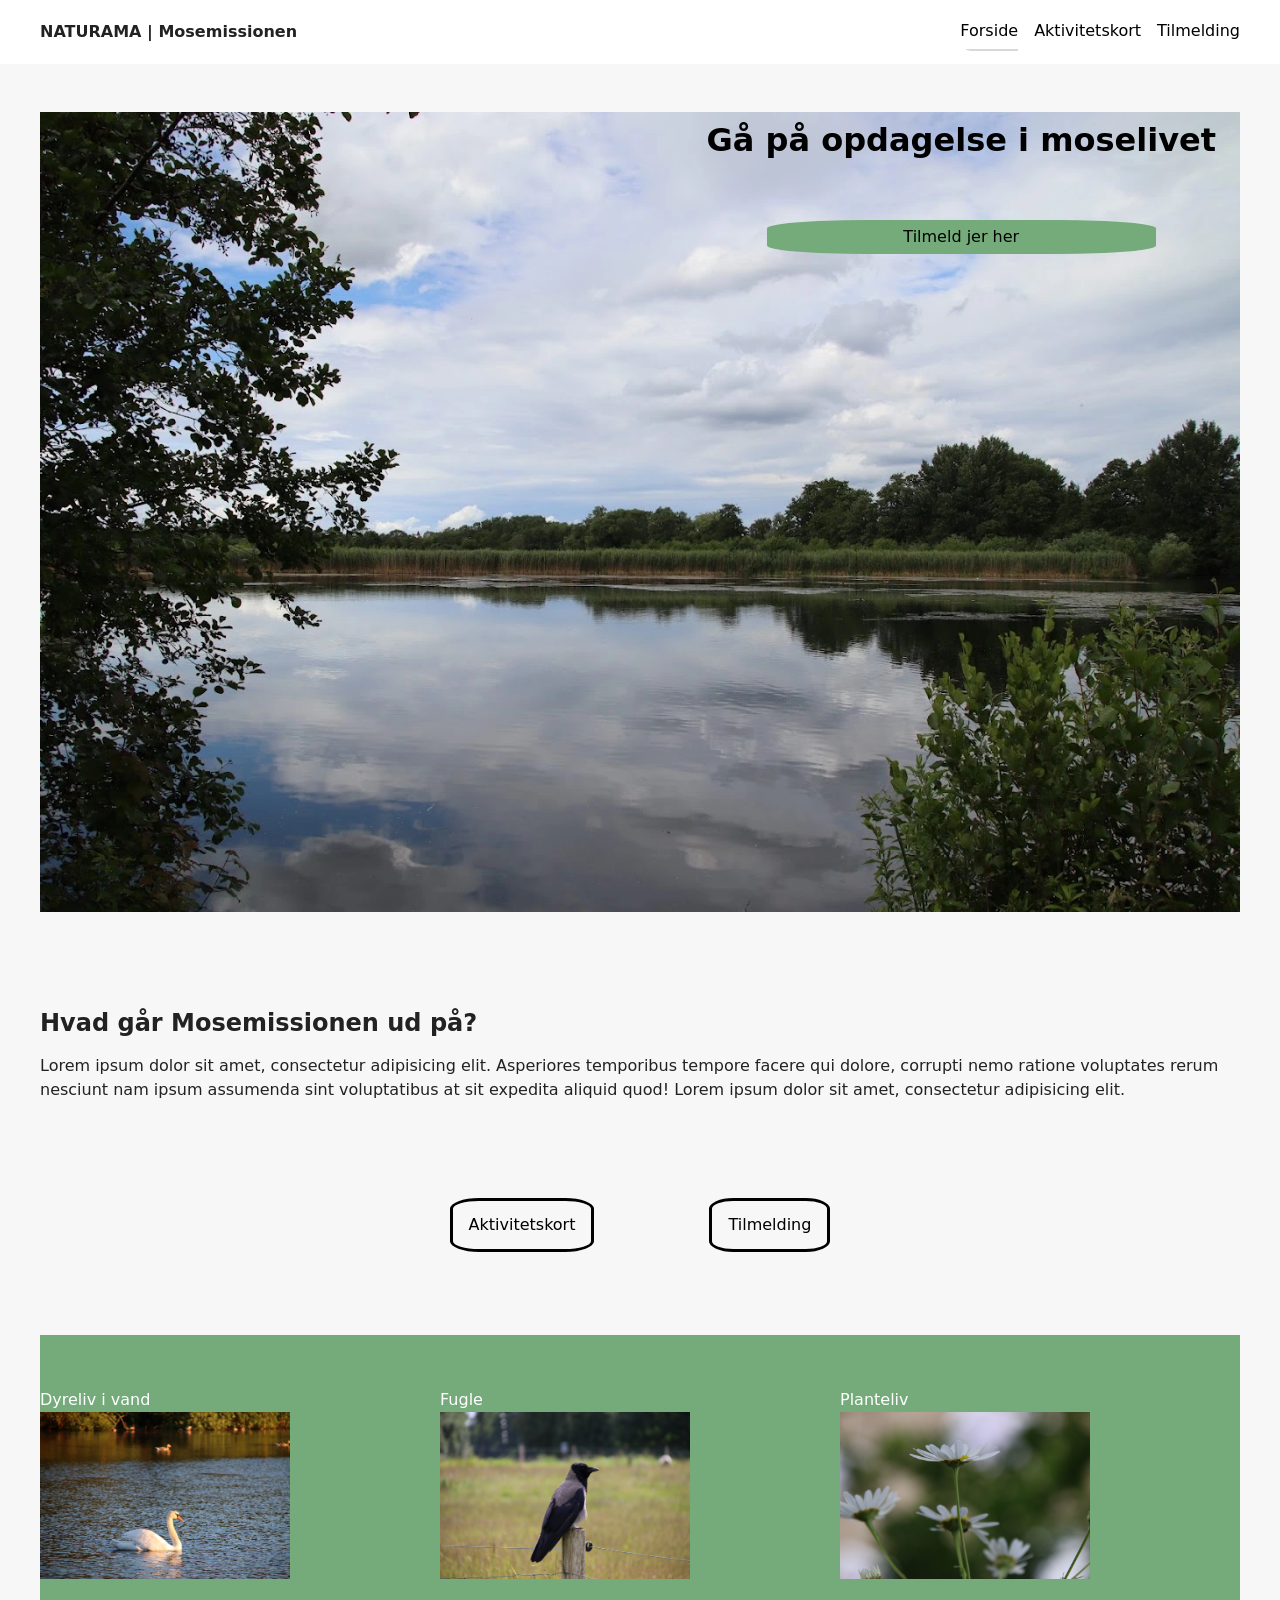
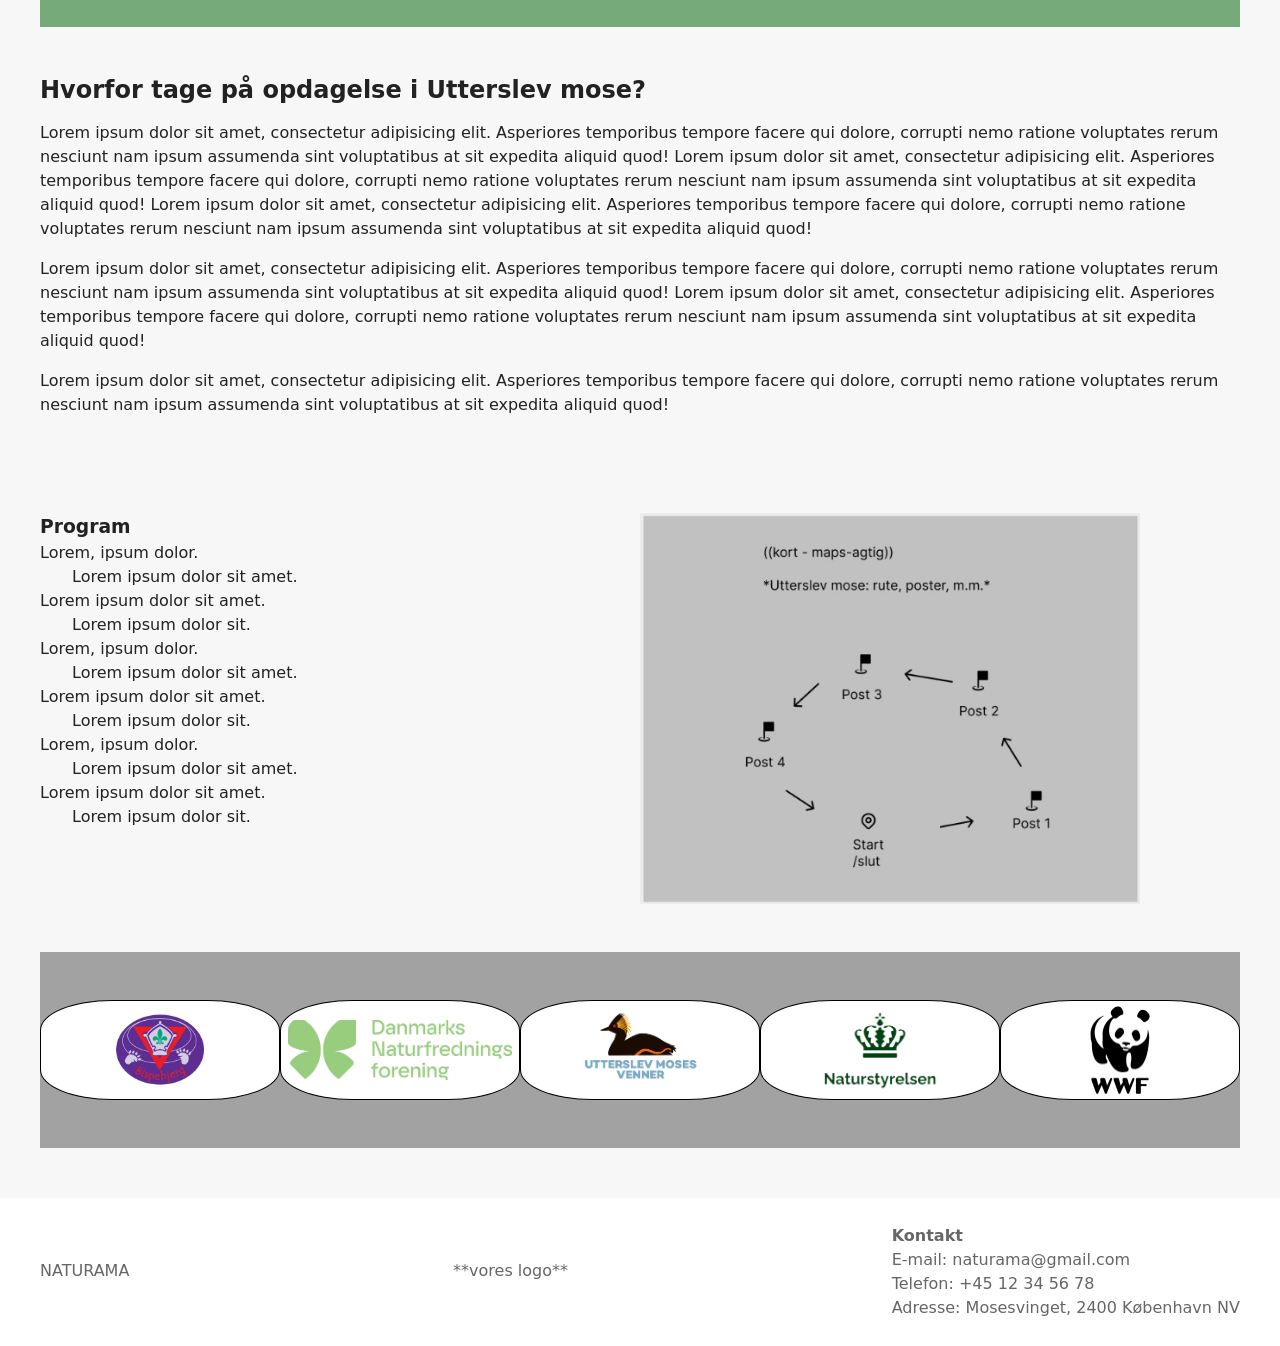
<file: index.html>
<!doctype html>
<html lang="da">

<head>
  <meta charset="UTF-8" />
  <meta name="viewport" content="width=device-width, initial-scale=1.0" />
  <title>NATURAMA | Mosemissionen</title>
  <link rel="stylesheet" href="./css/starter.css" />
  <link rel="stylesheet" href="./css/style.css" />
  <link rel="stylesheet" href="./css/media.css">
</head>

<body>
  <header class="site-header">
    <div class="header-content">
      <a class="site-logo" href="./">NATURAMA | Mosemissionen</a>
      <nav class="site-nav">
        <button popovertarget="menu">Menu</button>
        <!-- har tilføjet popovertarget="menu", for at linke knappen til menuen og lave det til en popovermenu (dropdown) -->
        <ul class="menu" id="menu" popover>
          <li><a href="./" aria-current="page">Forside</a></li>
          <li><a href="./svg.html">Aktivitetskort</a></li>
          <li><a href="./form.html">Tilmelding</a></li>
        </ul>
      </nav>
    </div>
  </header>

  <main>
    <div class="text_on_top">
      <img src="images/mose.webp" alt="main picture">
      <div class="text">
        <h1>Gå på opdagelse i moselivet</h1>
        <!-- <button class="cta-knap">Tilmeld jer her</button> -->
        <p class="cta">Tilmeld jer her</p>
      </div>
    </div>

    <div class="forside-beskrivelse">
      <h2>Hvad går Mosemissionen ud på?</h2>
      <!-- meget kort beskrivelse af eventet -->
      <p>
        Lorem ipsum dolor sit amet, consectetur adipisicing elit. Asperiores temporibus tempore
        facere qui dolore, corrupti nemo ratione voluptates rerum nesciunt nam ipsum assumenda
        sint voluptatibus at sit expedita aliquid quod! Lorem ipsum dolor sit amet, consectetur
        adipisicing elit.
      </p>
    </div>

    <section class="knapper">
      <div>
        <a class="svg-knap" href="svg.html">
          <p>Aktivitetskort</p>
        </a>
        <a class="form-knap" href="form.html">
          <p>Tilmelding</p>
        </a>
      </div>
    </section>

    <section class="dyre-kategorier">
      <div class="dyreliv-i-vand">
        <p>Dyreliv i vand</p>
        <img src="images/svane.webp" alt="">
      </div>
      <div class="fugle">
        <p>Fugle</p>
        <img src="images/fugl.webp" alt="">
      </div>
      <div class="planteliv">
        <p>Planteliv</p>
        <img src="images/blomst.webp" alt="">
      </div>
    </section>

    <div class="forside-beskrivelse">
      <h2>Hvorfor tage på opdagelse i Utterslev mose?</h2>
      <!-- mere detaljeret beskrivelse af eventet og dem der står bag -->
      <p>Lorem ipsum dolor sit amet, consectetur adipisicing elit. Asperiores temporibus tempore facere qui dolore,
        corrupti nemo ratione voluptates rerum nesciunt nam ipsum assumenda sint voluptatibus at sit expedita aliquid
        quod! Lorem ipsum dolor sit amet, consectetur adipisicing elit. Asperiores temporibus tempore facere qui dolore,
        corrupti nemo ratione voluptates rerum nesciunt nam ipsum assumenda sint voluptatibus at sit expedita aliquid
        quod! Lorem ipsum dolor sit amet, consectetur adipisicing elit. Asperiores temporibus tempore facere qui dolore,
        corrupti nemo ratione voluptates rerum nesciunt nam ipsum assumenda sint voluptatibus at sit expedita aliquid
        quod!</p>
      <p>Lorem ipsum dolor sit amet, consectetur adipisicing elit. Asperiores temporibus tempore facere qui dolore,
        corrupti nemo ratione voluptates rerum nesciunt nam ipsum assumenda sint voluptatibus at sit expedita aliquid
        quod! Lorem ipsum dolor sit amet, consectetur adipisicing elit. Asperiores temporibus tempore facere qui dolore,
        corrupti nemo ratione voluptates rerum nesciunt nam ipsum assumenda sint voluptatibus at sit expedita aliquid
        quod!</p>
      <p>Lorem ipsum dolor sit amet, consectetur adipisicing elit. Asperiores temporibus tempore facere qui dolore,
        corrupti nemo ratione voluptates rerum nesciunt nam ipsum assumenda sint voluptatibus at sit expedita aliquid
        quod!</p>
    </div>

    <section class="program">
      <div>
        <h3>Program</h3>
        <dl>
          <dt>Lorem, ipsum dolor.</dt>
          <dd>Lorem ipsum dolor sit amet.</dd>
          <dt>Lorem ipsum dolor sit amet.</dt>
          <dd>Lorem ipsum dolor sit.</dd>
          <dt>Lorem, ipsum dolor.</dt>
          <dd>Lorem ipsum dolor sit amet.</dd>
          <dt>Lorem ipsum dolor sit amet.</dt>
          <dd>Lorem ipsum dolor sit.</dd>
          <dt>Lorem, ipsum dolor.</dt>
          <dd>Lorem ipsum dolor sit amet.</dd>
          <dt>Lorem ipsum dolor sit amet.</dt>
          <dd>Lorem ipsum dolor sit.</dd>
        </dl>
      </div>
      <img src="images/forside-kort.jpg" alt="">
    </section>

    <section class="karrusel" id="karrusel">
      <div class="sponsorer" id="sponsorer">
        <img src="images/bispebjerg-spejderne.webp" alt="sponsor 1">
        <img src="images/dn.webp" alt="sponsor 2">
        <img src="images/utterslev-moses-venner.webp" alt="sponsor 3">
        <img src="images/naturstyrelsen.webp" alt="sponsor 4">
        <img src="images/WWF_logo.svg.webp" alt="sponsor 5">
        <img src="images/cafe-staalvand.webp" alt="sponsor 6">
        <img src="images/triers-kaffevogn.webp" alt="sponsor 7">
      </div>
    </section>
  </main>


  <footer class="site-footer">
    <div class="footer-content">
      <p class="footer-brand">NATURAMA</p>
      <p class="footer-logo">**vores logo**</p>
      <div>
        <p><strong>Kontakt</strong></p>
        <p>E-mail: naturama@gmail.com</p>
        <p>Telefon: +45 12 34 56 78</p>
        <p>Adresse: Mosesvinget, 2400 København NV</p>
      </div>
    </div>
  </footer>
  
  <script src="./script.js"></script>
</body>

</html>
</file>
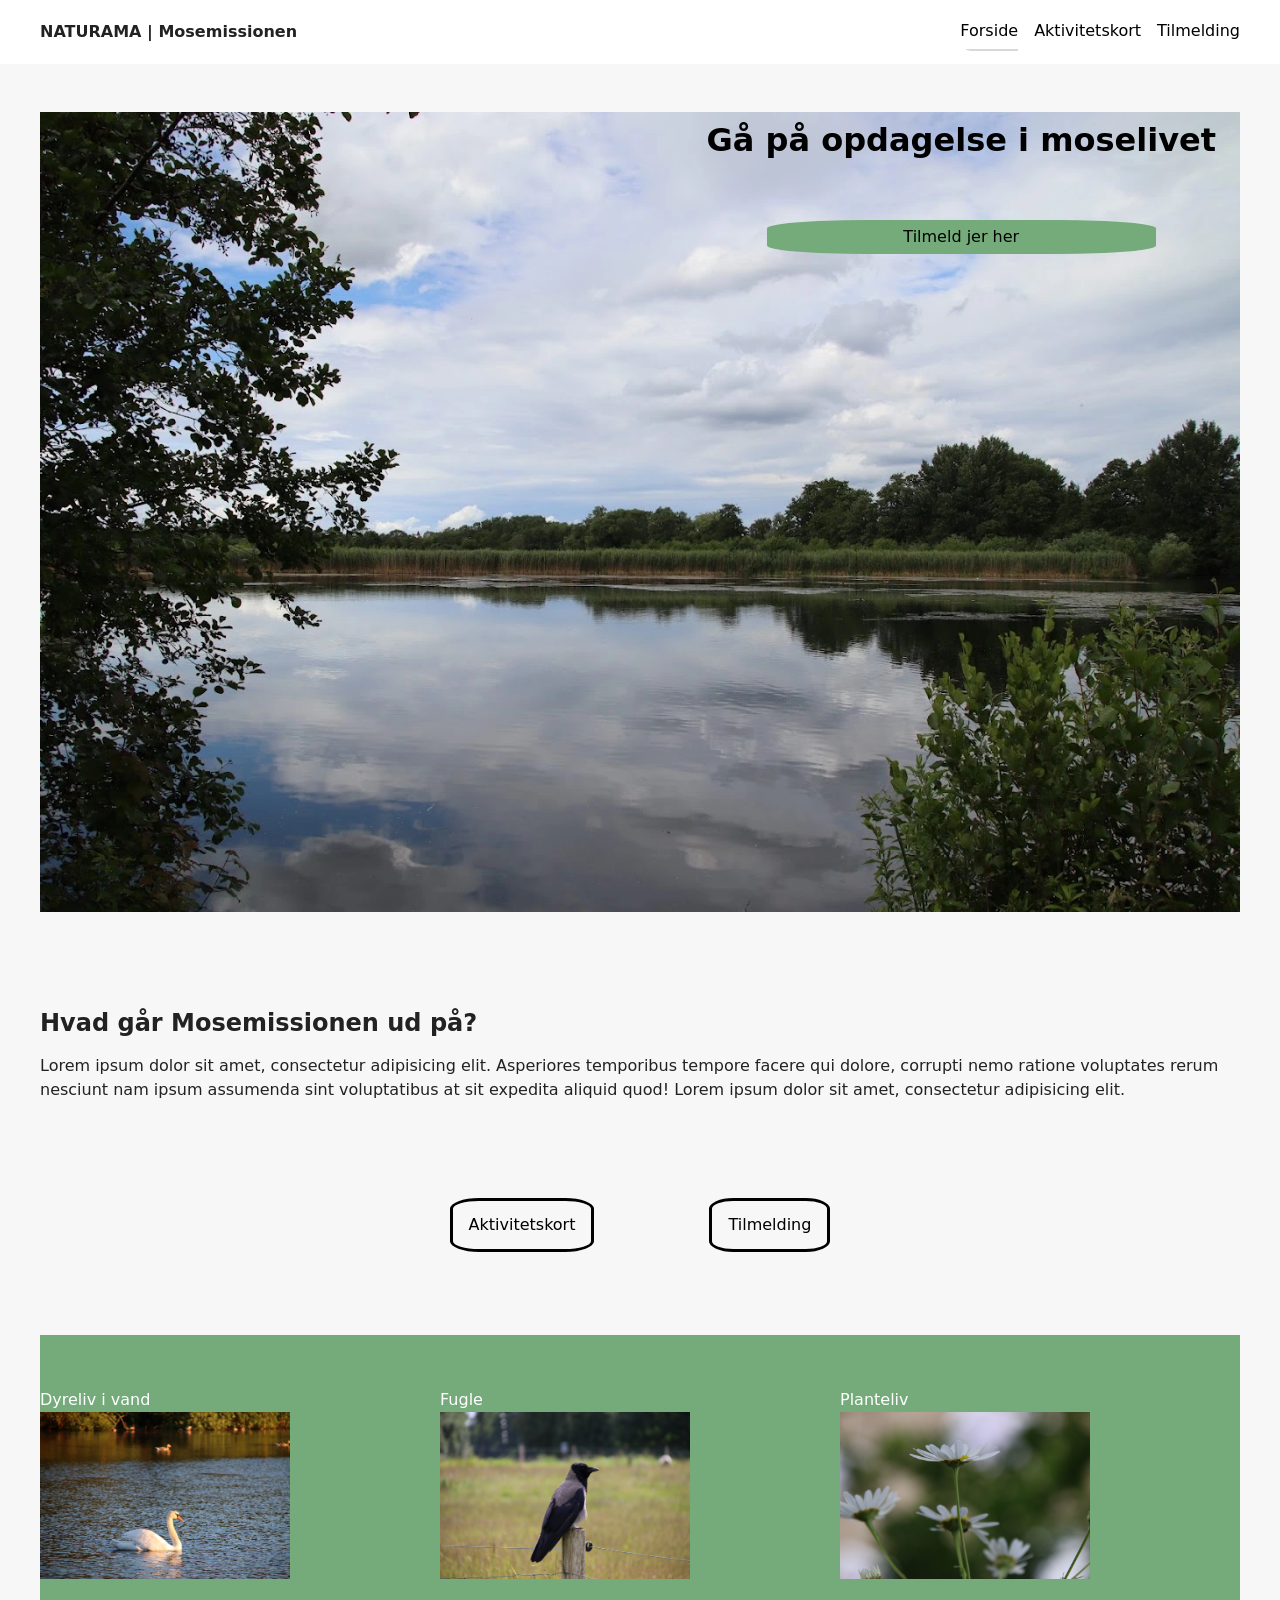
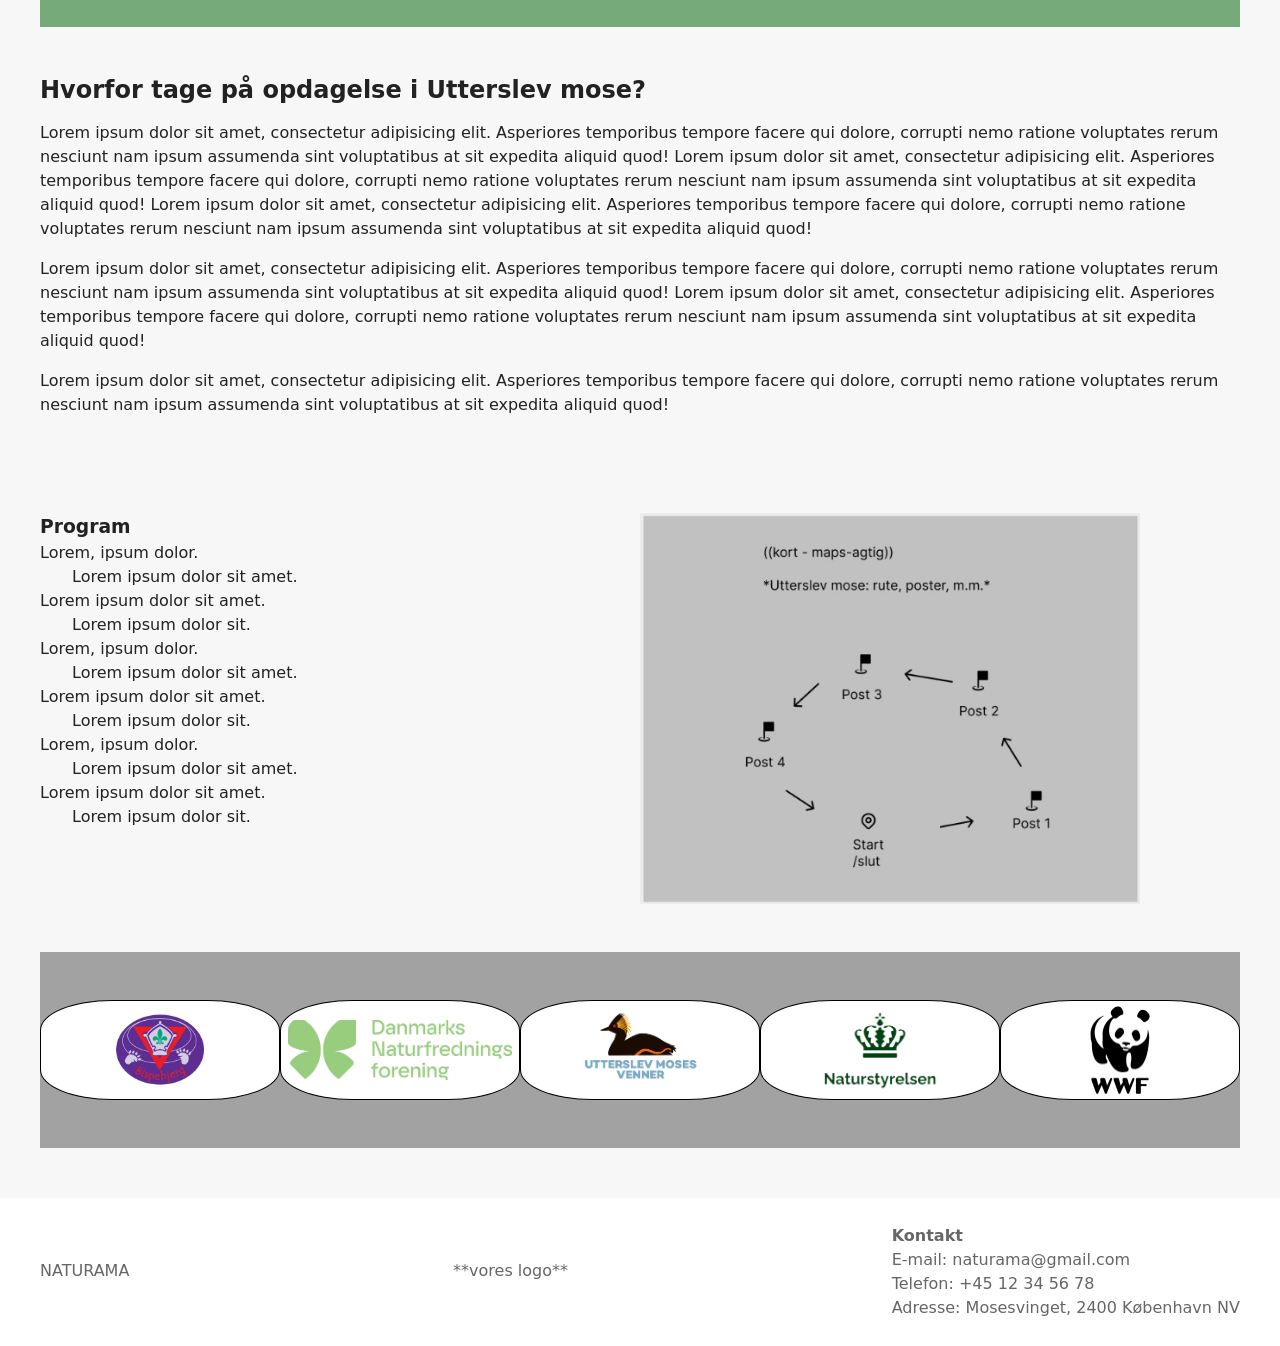
<file: min-version/index.html>
<!doctype html>
<html lang="da">

<head>
  <meta charset="UTF-8" />
  <meta name="viewport" content="width=device-width, initial-scale=1.0" />
  <title>NATURAMA | Mosemissionen</title>
  <link rel="stylesheet" href="./css/starter.css" />
  <link rel="stylesheet" href="./css/style.css" />
  <link rel="stylesheet" href="./css/media.css">
</head>

<body>
  <header class="site-header">
    <div class="header-content">
      <a class="site-logo" href="./">NATURAMA | Mosemissionen</a>
      <nav class="site-nav">
        <button popovertarget="menu">Menu</button>
        <!-- har tilføjet popovertarget="menu", for at linke knappen til menuen og lave det til en popovermenu (dropdown) -->
        <ul class="menu" id="menu" popover>
          <li><a href="./" aria-current="page">Forside</a></li>
          <li><a href="./svg.html">Aktivitetskort</a></li>
          <li><a href="./form.html">Tilmelding</a></li>
        </ul>
      </nav>
    </div>
  </header>

  <main>
    <div class="text_on_top">
      <img src="images/mose.webp" alt="main picture">
      <div class="text">
        <h1>Gå på opdagelse i moselivet</h1>
        <!-- <button class="cta-knap">Tilmeld jer her</button> -->
        <p class="cta">Tilmeld jer her</p>
      </div>
    </div>

    <div class="forside-beskrivelse">
      <h2>Hvad går Mosemissionen ud på?</h2>
      <!-- meget kort beskrivelse af eventet -->
      <p>
        Lorem ipsum dolor sit amet, consectetur adipisicing elit. Asperiores temporibus tempore
        facere qui dolore, corrupti nemo ratione voluptates rerum nesciunt nam ipsum assumenda
        sint voluptatibus at sit expedita aliquid quod! Lorem ipsum dolor sit amet, consectetur
        adipisicing elit.
      </p>
    </div>

    <section class="knapper">
      <div>
        <a class="svg-knap" href="svg.html">
          <p>Aktivitetskort</p>
        </a>
        <a class="form-knap" href="form.html">
          <p>Tilmelding</p>
        </a>
      </div>
    </section>

    <section class="dyre-kategorier">
      <div class="dyreliv-i-vand">
        <p>Dyreliv i vand</p>
        <img src="images/svane.webp" alt="">
      </div>
      <div class="fugle">
        <p>Fugle</p>
        <img src="images/fugl.webp" alt="">
      </div>
      <div class="planteliv">
        <p>Planteliv</p>
        <img src="images/blomst.webp" alt="">
      </div>
    </section>

    <div class="forside-beskrivelse">
      <h2>Hvorfor tage på opdagelse i Utterslev mose?</h2>
      <!-- mere detaljeret beskrivelse af eventet og dem der står bag -->
      <p>Lorem ipsum dolor sit amet, consectetur adipisicing elit. Asperiores temporibus tempore facere qui dolore,
        corrupti nemo ratione voluptates rerum nesciunt nam ipsum assumenda sint voluptatibus at sit expedita aliquid
        quod! Lorem ipsum dolor sit amet, consectetur adipisicing elit. Asperiores temporibus tempore facere qui dolore,
        corrupti nemo ratione voluptates rerum nesciunt nam ipsum assumenda sint voluptatibus at sit expedita aliquid
        quod! Lorem ipsum dolor sit amet, consectetur adipisicing elit. Asperiores temporibus tempore facere qui dolore,
        corrupti nemo ratione voluptates rerum nesciunt nam ipsum assumenda sint voluptatibus at sit expedita aliquid
        quod!</p>
      <p>Lorem ipsum dolor sit amet, consectetur adipisicing elit. Asperiores temporibus tempore facere qui dolore,
        corrupti nemo ratione voluptates rerum nesciunt nam ipsum assumenda sint voluptatibus at sit expedita aliquid
        quod! Lorem ipsum dolor sit amet, consectetur adipisicing elit. Asperiores temporibus tempore facere qui dolore,
        corrupti nemo ratione voluptates rerum nesciunt nam ipsum assumenda sint voluptatibus at sit expedita aliquid
        quod!</p>
      <p>Lorem ipsum dolor sit amet, consectetur adipisicing elit. Asperiores temporibus tempore facere qui dolore,
        corrupti nemo ratione voluptates rerum nesciunt nam ipsum assumenda sint voluptatibus at sit expedita aliquid
        quod!</p>
    </div>

    <section class="program">
      <div>
        <h3>Program</h3>
        <dl>
          <dt>Lorem, ipsum dolor.</dt>
          <dd>Lorem ipsum dolor sit amet.</dd>
          <dt>Lorem ipsum dolor sit amet.</dt>
          <dd>Lorem ipsum dolor sit.</dd>
          <dt>Lorem, ipsum dolor.</dt>
          <dd>Lorem ipsum dolor sit amet.</dd>
          <dt>Lorem ipsum dolor sit amet.</dt>
          <dd>Lorem ipsum dolor sit.</dd>
          <dt>Lorem, ipsum dolor.</dt>
          <dd>Lorem ipsum dolor sit amet.</dd>
          <dt>Lorem ipsum dolor sit amet.</dt>
          <dd>Lorem ipsum dolor sit.</dd>
        </dl>
      </div>
      <img src="images/forside-kort.jpg" alt="">
    </section>

    <section class="karrusel" id="karrusel">
      <div class="sponsorer" id="sponsorer">
        <img src="images/bispebjerg-spejderne.webp" alt="sponsor 1">
        <img src="images/dn.webp" alt="sponsor 2">
        <img src="images/utterslev-moses-venner.webp" alt="sponsor 3">
        <img src="images/naturstyrelsen.webp" alt="sponsor 4">
        <img src="images/WWF_logo.svg.webp" alt="sponsor 5">
        <img src="images/cafe-staalvand.webp" alt="sponsor 6">
        <img src="images/triers-kaffevogn.webp" alt="sponsor 7">
      </div>
    </section>
  </main>


  <footer class="site-footer">
    <div class="footer-content">
      <p class="footer-brand">NATURAMA</p>
      <p class="footer-logo">**vores logo**</p>
      <div>
        <p><strong>Kontakt</strong></p>
        <p>E-mail: naturama@gmail.com</p>
        <p>Telefon: +45 12 34 56 78</p>
        <p>Adresse: Mosesvinget, 2400 København NV</p>
      </div>
    </div>
  </footer>
  
  <script src="./script.js"></script>
</body>

</html>
</file>
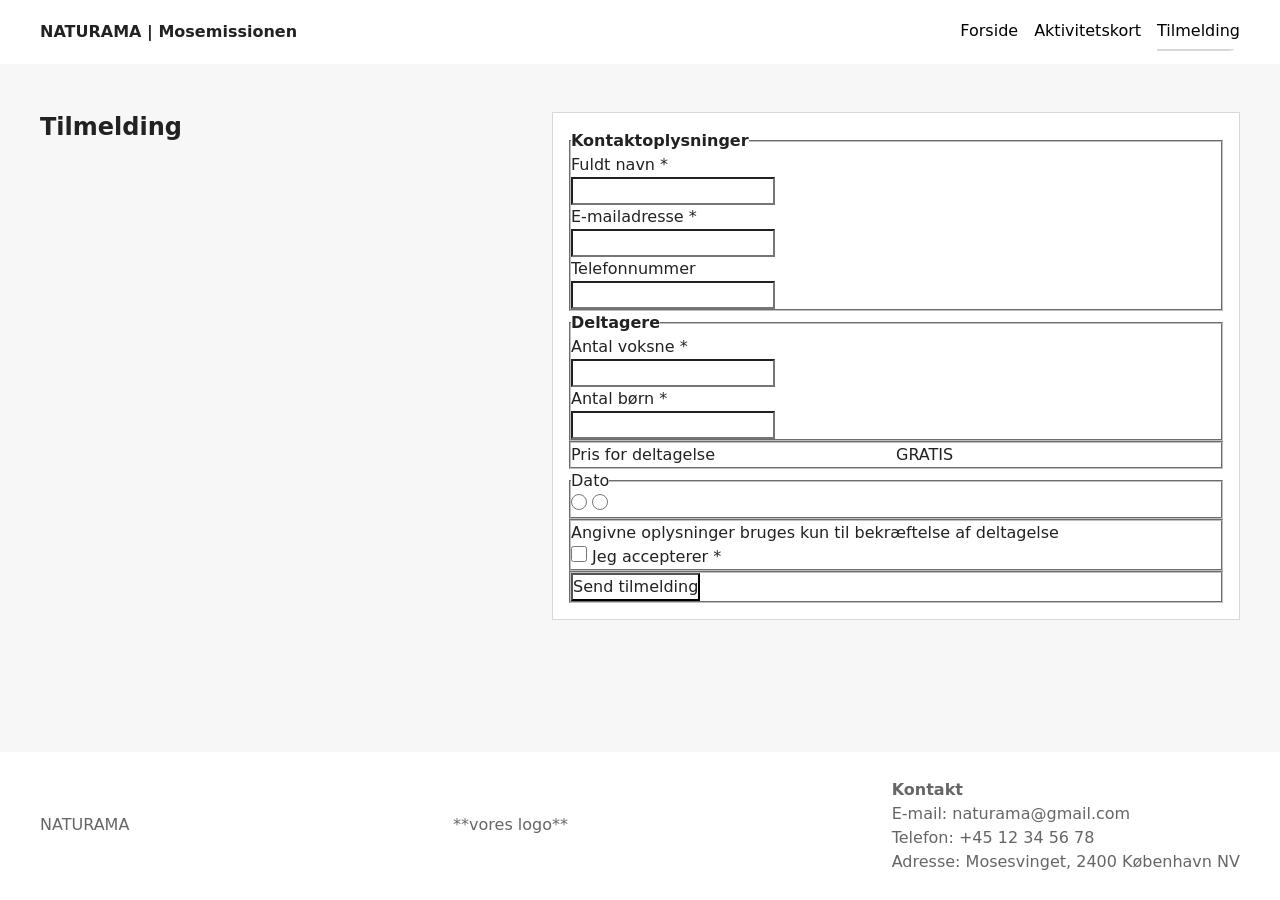
<file: form.html>
<!doctype html>
<html lang="da">

<head>
  <meta charset="UTF-8" />
  <meta name="viewport" content="width=device-width, initial-scale=1.0" />
  <title>Formular | Eventnavn</title>
  <link rel="stylesheet" href="./css/starter.css" />
  <link rel="stylesheet" href="./css/style.css" />
  <link rel="stylesheet" href="./css/media.css">
  <link rel="stylesheet" href="./css/form.css">
</head>

<body>
  <header class="site-header">
    <div class="header-content">
      <a class="site-logo" href="./">NATURAMA | Mosemissionen</a>
      <nav class="site-nav">
        <button popovertarget="menu">Menu</button>
        <ul class="menu" id="menu" popover>
          <li><a href="./">Forside</a></li>
          <li><a href="./svg.html">Aktivitetskort</a></li>
          <li><a href="./form.html" aria-current="page">Tilmelding</a></li>
        </ul>
      </nav>
    </div>
  </header>

  <main>
    <section class="form-page">
      <header class="form-intro">
        <h1>Tilmelding</h1>
      </header>

      <form class="form-placeholder" action="./opsamling.html">

        <fieldset class="personoplysninger">
          <legend><strong>Kontaktoplysninger</strong></legend>
          <label for="username">
            <div>
              <p>Fuldt navn *</p>
              <input type="text" id="username" name="username" required>
            </div>
          </label>
          <label for="email">
            <div>
              <p>E-mailadresse *</p>
              <input type="email" id="email" name="email" required>
            </div>
          </label>
          <label for="phone-number">
            <div>
              <p>Telefonnummer</p>
              <input type="tel" id="phone-number" name="phone-number" optional>
            </div>
          </label>
        </fieldset>

        <fieldset class="deltagere">
          <legend><strong>Deltagere</strong></legend>
          <label for="adults">
            <div>
              <p>Antal voksne *</p>
              <input type="text" id="adults" name="adults" required>
            </div>
          </label>
          <label for="kids">
            <div>
              <p>Antal børn *</p>
              <input type="text" id="kids" name="kids" required>
            </div>
          </label>
        </fieldset>

        <fieldset class="price">
          <p>Pris for deltagelse</p>
          <p>GRATIS</p>
        </fieldset>

        <fieldset>
          <legend>Dato</legend>
          <label for="">
            <input type="radio" id="">
            <input type="radio" id="">
          </label>
        </fieldset>

        <fieldset>
          <p>Angivne oplysninger bruges kun til bekræftelse af deltagelse</p>
          <label for="guidelines">
            <input type="checkbox" id="guidelines" name="guidelines" value="accepted" required>
            Jeg accepterer *
          </label>
        </fieldset>

        <fieldset>
          <button class="send">Send tilmelding</button>
        </fieldset>


      </form>
    </section>

  </main>

  <footer class="site-footer">
    <div class="footer-content">
      <p class="footer-brand">NATURAMA</p>
      <p class="footer-logo">**vores logo**</p>
      <div>
        <p><strong>Kontakt</strong></p>
        <p>E-mail: naturama@gmail.com</p>
        <p>Telefon: +45 12 34 56 78</p>
        <p>Adresse: Mosesvinget, 2400 København NV</p>
      </div>
  </footer>
  <script src="./script.js"></script>
</body>

</html>
</file>
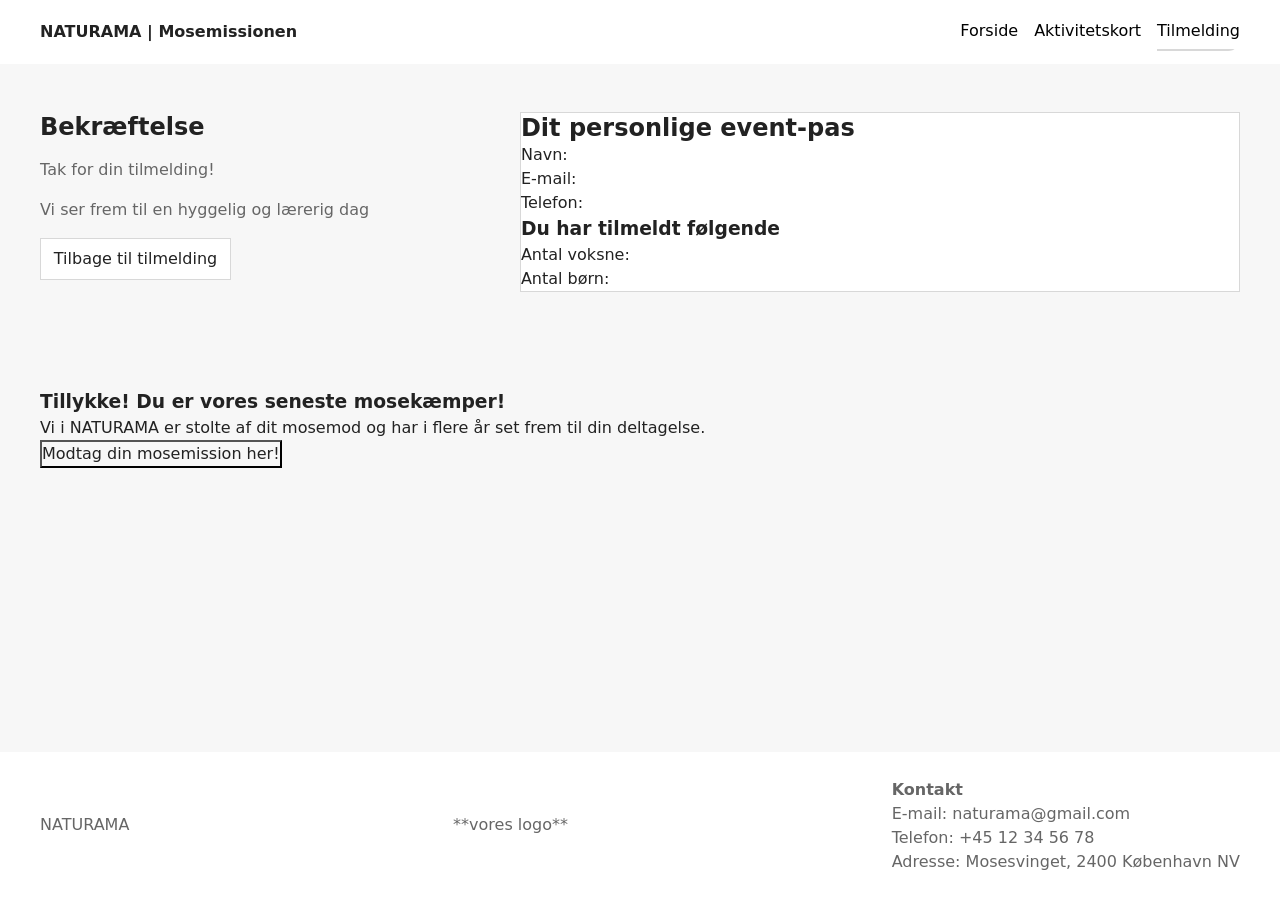
<file: opsamling.html>
<!doctype html>
<html lang="da">

<head>
  <meta charset="UTF-8" />
  <meta name="viewport" content="width=device-width, initial-scale=1.0" />
  <title>Opsamling | Eventnavn</title>
  <link rel="stylesheet" href="./css/starter.css" />
  <link rel="stylesheet" href="./css/style.css" />
  <link rel="stylesheet" href="./css/media.css">
</head>

<body>
  <header class="site-header">
    <div class="header-content">
      <a class="site-logo" href="./">NATURAMA | Mosemissionen</a>
      <nav class="site-nav">
        <button popovertarget="menu">Menu</button>
        <ul class="menu" id="menu" popover>
          <li><a href="./">Forside</a></li>
          <li><a href="./svg.html">Aktivitetskort</a></li>
          <li><a href="./form.html" aria-current="page">Tilmelding</a></li>
        </ul>
      </nav>
    </div>
  </header>

  <main>
    <section class="opsamling-page">
      <div class="opsamling-intro">
        <h1>Bekræftelse</h1>
        <p>Tak for din tilmelding!</p>
        <p>Vi ser frem til en hyggelig og lærerig dag </p>
        <div class="actions">
          <a class="button" href="./form.html">Tilbage til tilmelding</a>
        </div>
      </div>

      <article class="opsamling-placeholder">
        <article class="event-pass">
        <section class="data">
          <h2>Dit personlige event-pas</h2>
          <div class="personal-info-section">
            <p>Navn: <span id="op-fulde-navn"></span></p>
            <p>E-mail: <span id="op-email"></span></p>
            <p>Telefon: <span id="op-phone"></span></p>
          </div>
        </section>
        <section class="op-antal-voksne">
          <h3>Du har tilmeldt følgende</h3>
          <p>Antal voksne:</p>
          <ul id="op-antal-voksne"></ul>
        </section>
        <section class="op-antal-børn">
          <p>Antal børn:</p>
          <ul id="op-antal-børn"></ul>
        </section>
      </article>
    </section>

    <article class="card">
      <div class="card-content flow">
        <h3>Tillykke! Du er vores seneste mosekæmper!</h3>
        <p>
          Vi i NATURAMA er stolte af dit mosemod og har i flere år set frem til din deltagelse. </p>
        </p>
        <button class="btn" popovertarget="program-details">
          Modtag din mosemission her!
        </button>
      </div>
      </div>
    </article>

    <div class="program-details" id="program-details" popover>
      <img src="/images/blomst.webp" alt="Deltagere omkring et bord med noter og laptops">
      <div class="program-content flow">
        <h2>Kære Mosekæmper</h2>
        <p>
          Vi har håbet og bedt om godt vejr, så mosen atter igen kan
          blive fyldt med liv. Noget er slået fejl, da planter og dyr ikke længere er hvor de plejer at være. Du er
          vores eneste håb for en lys og grøn fremtid! Saml så
          mange artifakter som muligt inden tiden løber ud. <br><br> NATURAMA og Mosefolket sætter sin lid til dig! Held
          og lykke og må moseoddsene altid være med dig! </p>
        <button class="btn" popovertarget="program-details">
          Luk
        </button>
      </div>
      </article>
    </section>

    
  </main>

  <footer class="site-footer">
    <div class="footer-content">
      <p class="footer-brand">NATURAMA</p>
      <p class="footer-logo">**vores logo**</p>
      <div>
        <p><strong>Kontakt</strong></p>
        <p>E-mail: naturama@gmail.com</p>
        <p>Telefon: +45 12 34 56 78</p>
        <p>Adresse: Mosesvinget, 2400 København NV</p>
      </div>
  </footer>
  <script src="./script.js"></script>
</body>

</html>
</file>
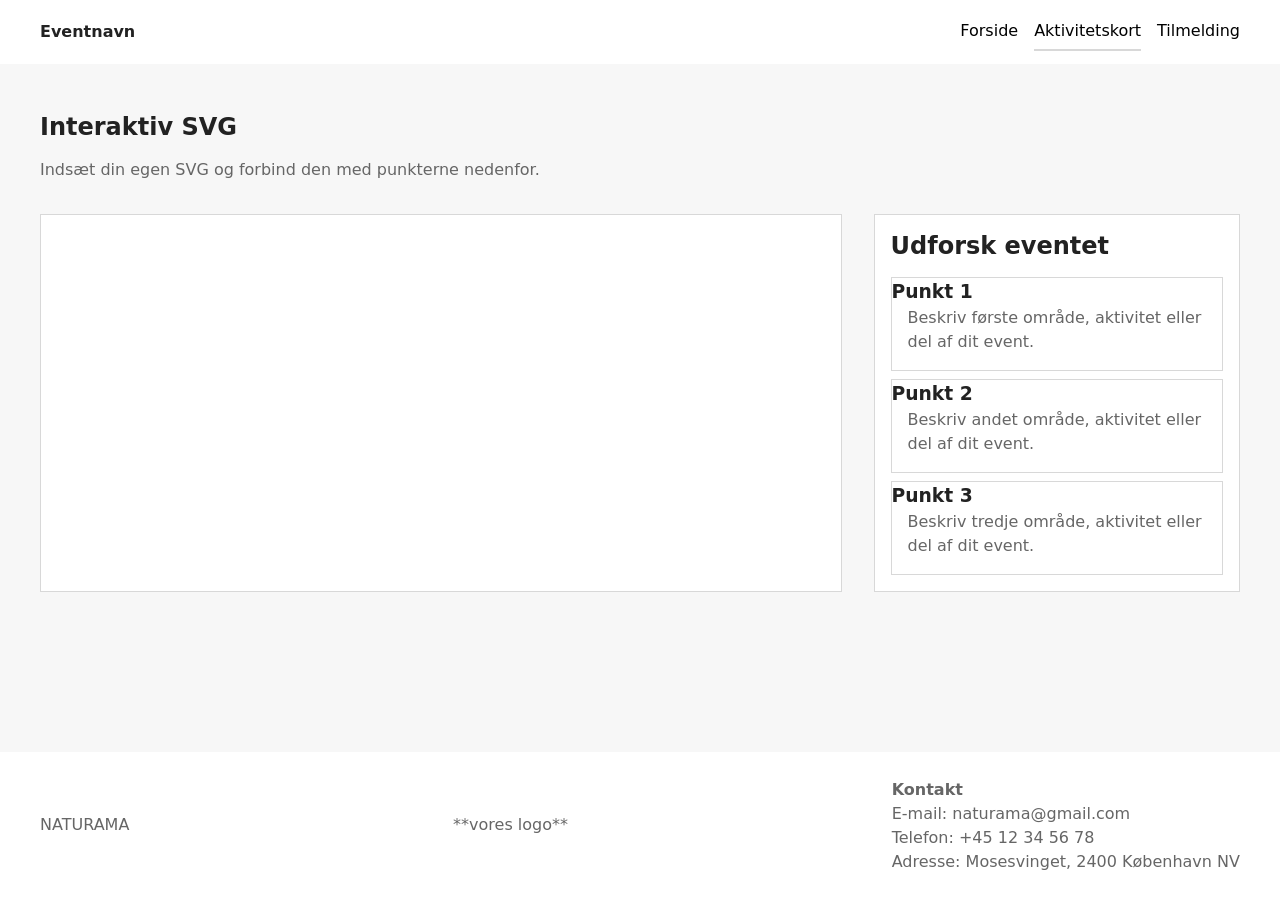
<file: svg.html>
<!doctype html>
<html lang="da">

<head>
  <meta charset="UTF-8" />
  <meta name="viewport" content="width=device-width, initial-scale=1.0" />
  <title>Interaktiv SVG | Eventnavn</title>
  <link rel="stylesheet" href="./css/starter.css" />
  <link rel="stylesheet" href="./css/style.css" />
  <link rel="stylesheet" href="./css/media.css">
</head>

<body>
  <header class="site-header">
    <div class="header-content">
      <a class="site-logo" href="./">Eventnavn</a>
      <nav class="site-nav">
        <button popovertarget="menu">Menu</button>
        <ul class="menu" id="menu" popover>
          <li><a href="./">Forside</a></li>
          <li><a href="./svg.html" aria-current="page">Aktivitetskort</a></li>
          <li><a href="./form.html">Tilmelding</a></li>
        </ul>
      </nav>
    </div>
  </header>

  <main>
    <section class="svg-page">
      <header class="svg-intro">
        <h1>Interaktiv SVG</h1>
        <p>Indsæt din egen SVG og forbind den med punkterne nedenfor.</p>
      </header>

      <section class="svg-layout">
        <div class="svg-placeholder"></div>

        <article class="panel">
          <h2>Udforsk eventet</h2>
          <div class="accordion">
            <!-- TODO: Lav om til details/summary -->
            <div class="accordion-item">
              <h3>Punkt 1</h3>
              <p>Beskriv første område, aktivitet eller del af dit event.</p>
            </div>
            <div class="accordion-item">
              <h3>Punkt 2</h3>
              <p>Beskriv andet område, aktivitet eller del af dit event.</p>
            </div>
            <div class="accordion-item">
              <h3>Punkt 3</h3>
              <p>Beskriv tredje område, aktivitet eller del af dit event.</p>
            </div>
          </div>
        </article>
      </section>
    </section>
  </main>

  <footer class="site-footer">
    <div class="footer-content">
      <p class="footer-brand">NATURAMA</p>
      <p class="footer-logo">**vores logo**</p>
      <div>
        <p><strong>Kontakt</strong></p>
        <p>E-mail: naturama@gmail.com</p>
        <p>Telefon: +45 12 34 56 78</p>
        <p>Adresse: Mosesvinget, 2400 København NV</p>
      </div>
  </footer>
  <script src="./script.js"></script>
</body>

</html>
</file>
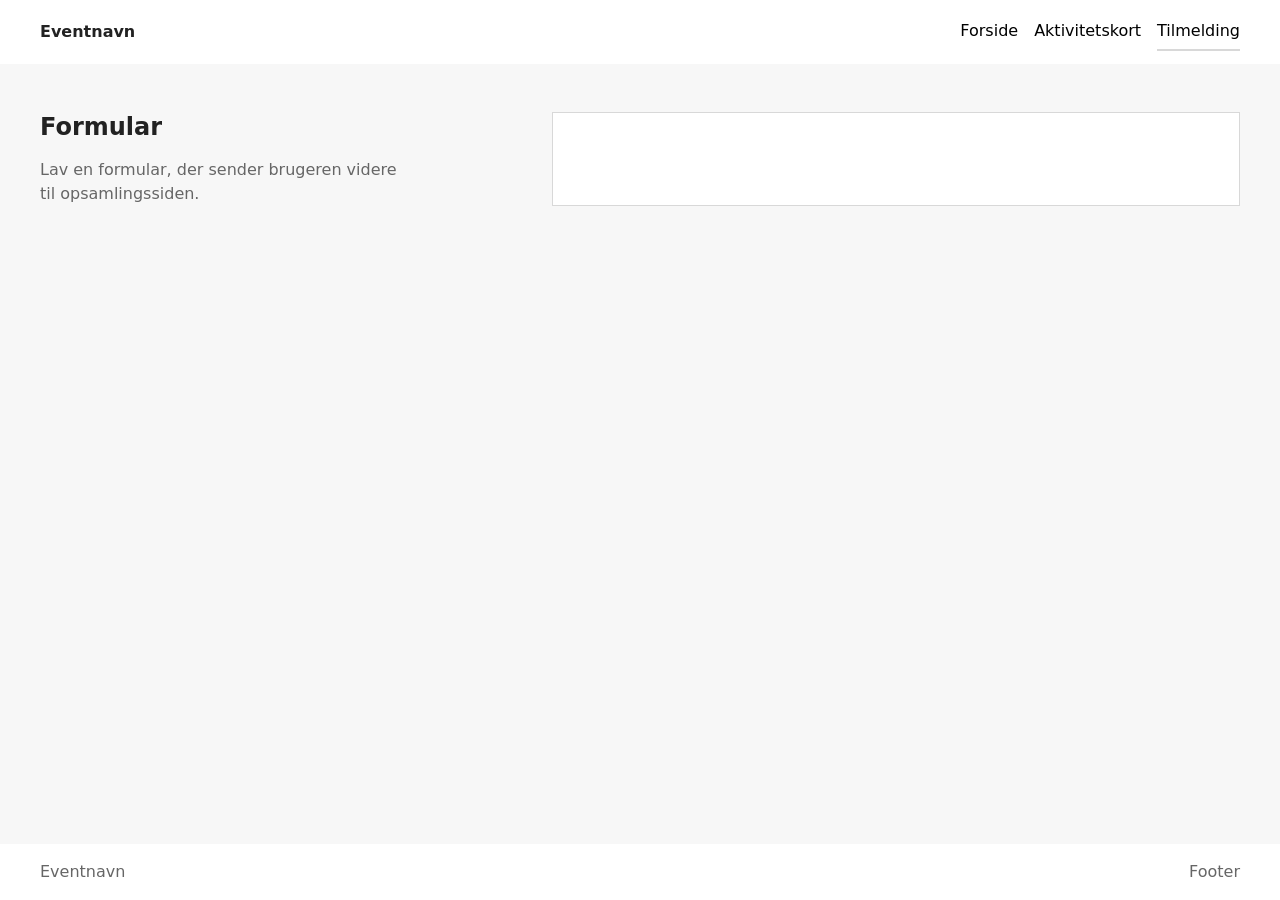
<file: eventopgave/form.html>
<!doctype html>
<html lang="da">
  <head>
    <meta charset="UTF-8" />
    <meta name="viewport" content="width=device-width, initial-scale=1.0" />
    <title>Formular | Eventnavn</title>
    <link rel="stylesheet" href="./css/starter.css" />
    <link rel="stylesheet" href="./css/style.css" />
  </head>

  <body>
    <header class="site-header">
      <div class="header-content">
        <a class="site-logo" href="./">Eventnavn</a>
        <nav class="site-nav">
          <button popovertarget="menu">Menu</button>
          <ul class="menu" id="menu" popover>
            <li><a href="./">Forside</a></li>
            <li><a href="./svg.html">Aktivitetskort</a></li>
            <li><a href="./form.html" aria-current="page">Tilmelding</a></li>
          </ul>
        </nav>
      </div>
    </header>

    <main>
      <section class="form-page">
        <header class="form-intro">
          <h1>Formular</h1>
          <p>Lav en formular, der sender brugeren videre til opsamlingssiden.</p>
        </header>

        <form class="form-placeholder" action="./opsamling.html"></form>
      </section>
    </main>

    <footer class="site-footer">
      <div class="footer-content">
        <p>Eventnavn</p>
        <p>Footer</p>
      </div>
    </footer>
    <script src="./script.js"></script>
  </body>
</html>
</file>
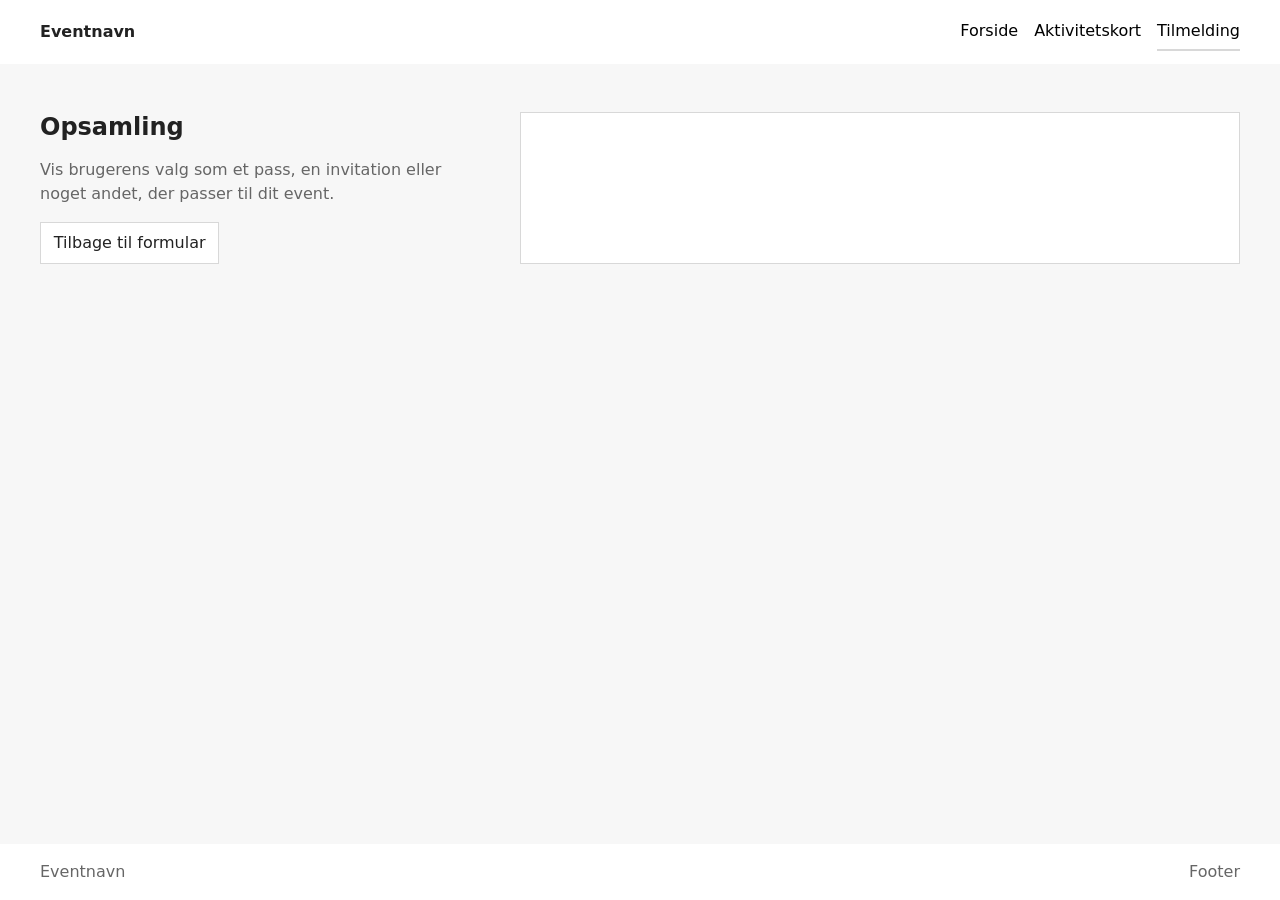
<file: eventopgave/opsamling.html>
<!doctype html>
<html lang="da">
  <head>
    <meta charset="UTF-8" />
    <meta name="viewport" content="width=device-width, initial-scale=1.0" />
    <title>Opsamling | Eventnavn</title>
    <link rel="stylesheet" href="./css/starter.css" />
    <link rel="stylesheet" href="./css/style.css" />
  </head>

  <body>
    <header class="site-header">
      <div class="header-content">
        <a class="site-logo" href="./">Eventnavn</a>
        <nav class="site-nav">
          <button popovertarget="menu">Menu</button>
          <ul class="menu" id="menu" popover>
            <li><a href="./">Forside</a></li>
            <li><a href="./svg.html">Aktivitetskort</a></li>
            <li><a href="./form.html" aria-current="page">Tilmelding</a></li>
          </ul>
        </nav>
      </div>
    </header>

    <main>
      <section class="opsamling-page">
        <div class="opsamling-intro">
          <h1>Opsamling</h1>
          <p>Vis brugerens valg som et pass, en invitation eller noget andet, der passer til dit event.</p>
          <div class="actions">
            <a class="button" href="./form.html">Tilbage til formular</a>
          </div>
        </div>

        <article class="opsamling-placeholder"></article>
      </section>
    </main>

    <footer class="site-footer">
      <div class="footer-content">
        <p>Eventnavn</p>
        <p>Footer</p>
      </div>
    </footer>
    <script src="./script.js"></script>
  </body>
</html>
</file>
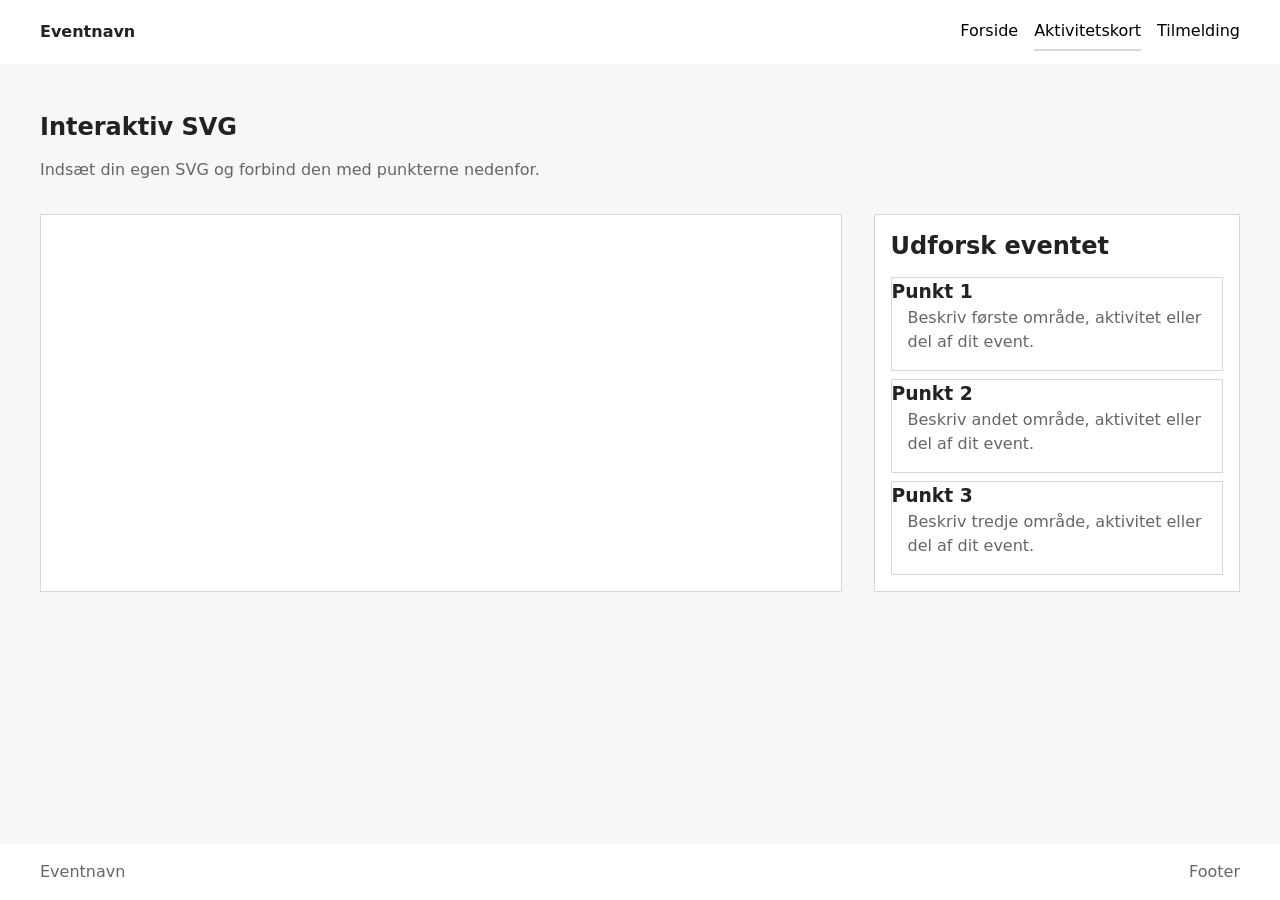
<file: eventopgave/svg.html>
<!doctype html>
<html lang="da">
  <head>
    <meta charset="UTF-8" />
    <meta name="viewport" content="width=device-width, initial-scale=1.0" />
    <title>Interaktiv SVG | Eventnavn</title>
    <link rel="stylesheet" href="./css/starter.css" />
    <link rel="stylesheet" href="./css/style.css" />
  </head>

  <body>
    <header class="site-header">
      <div class="header-content">
        <a class="site-logo" href="./">Eventnavn</a>
        <nav class="site-nav">
          <button popovertarget="menu">Menu</button>
          <ul class="menu" id="menu" popover>
            <li><a href="./">Forside</a></li>
            <li><a href="./svg.html" aria-current="page">Aktivitetskort</a></li>
            <li><a href="./form.html">Tilmelding</a></li>
          </ul>
        </nav>
      </div>
    </header>

    <main>
      <section class="svg-page">
        <header class="svg-intro">
          <h1>Interaktiv SVG</h1>
          <p>Indsæt din egen SVG og forbind den med punkterne nedenfor.</p>
        </header>

        <section class="svg-layout">
          <div class="svg-placeholder"></div>

          <article class="panel">
            <h2>Udforsk eventet</h2>
            <div class="accordion">
              <!-- TODO: Lav om til details/summary -->
              <div class="accordion-item">
                <h3>Punkt 1</h3>
                <p>Beskriv første område, aktivitet eller del af dit event.</p>
              </div>
              <div class="accordion-item">
                <h3>Punkt 2</h3>
                <p>Beskriv andet område, aktivitet eller del af dit event.</p>
              </div>
              <div class="accordion-item">
                <h3>Punkt 3</h3>
                <p>Beskriv tredje område, aktivitet eller del af dit event.</p>
              </div>
            </div>
          </article>
        </section>
      </section>
    </main>

    <footer class="site-footer">
      <div class="footer-content">
        <p>Eventnavn</p>
        <p>Footer</p>
      </div>
    </footer>
    <script src="./script.js"></script>
  </body>
</html>
</file>
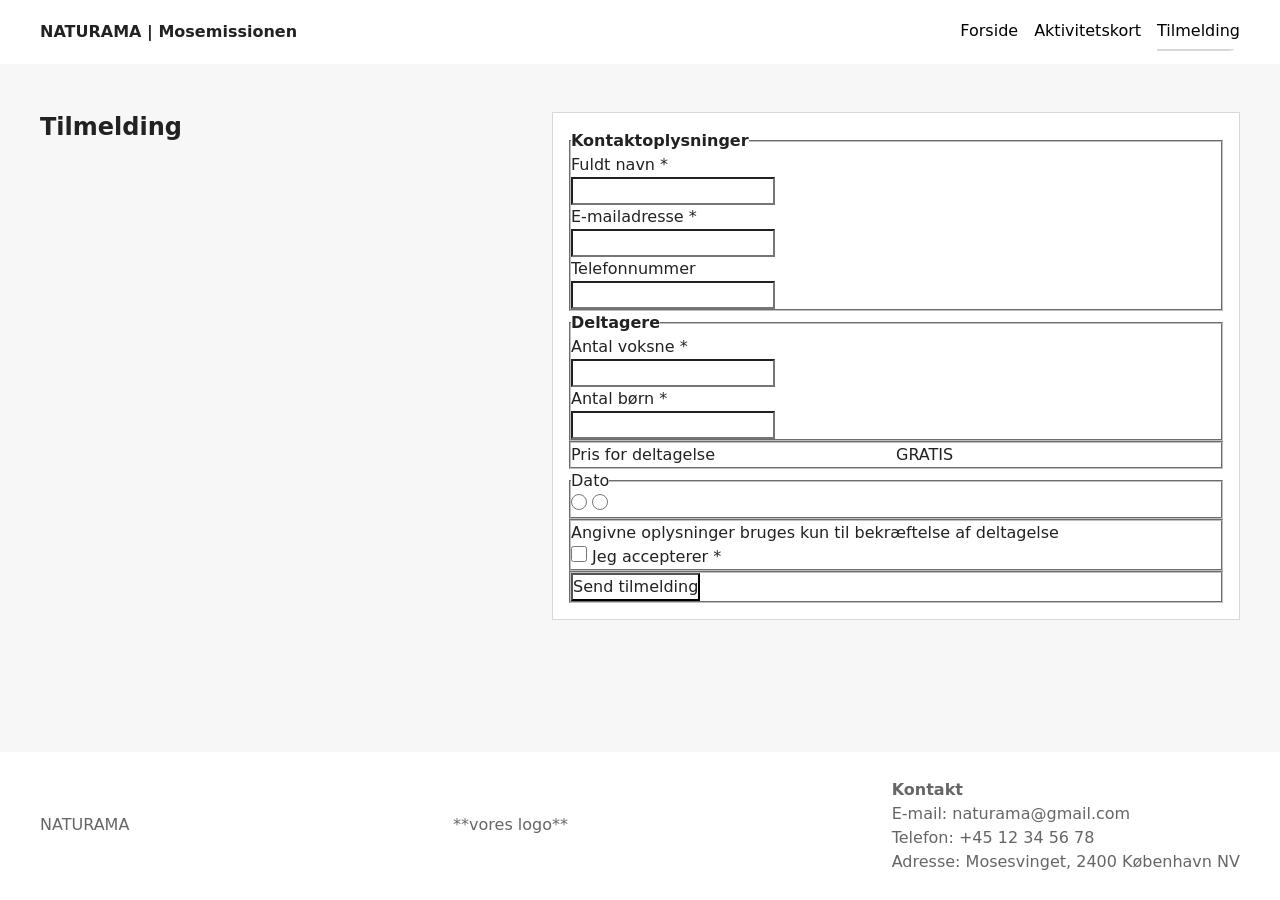
<file: min-version/form.html>
<!doctype html>
<html lang="da">

<head>
  <meta charset="UTF-8" />
  <meta name="viewport" content="width=device-width, initial-scale=1.0" />
  <title>Formular | Eventnavn</title>
  <link rel="stylesheet" href="./css/starter.css" />
  <link rel="stylesheet" href="./css/style.css" />
  <link rel="stylesheet" href="./css/media.css">
  <link rel="stylesheet" href="./css/form.css">
</head>

<body>
  <header class="site-header">
    <div class="header-content">
      <a class="site-logo" href="./">NATURAMA | Mosemissionen</a>
      <nav class="site-nav">
        <button popovertarget="menu">Menu</button>
        <ul class="menu" id="menu" popover>
          <li><a href="./">Forside</a></li>
          <li><a href="./svg.html">Aktivitetskort</a></li>
          <li><a href="./form.html" aria-current="page">Tilmelding</a></li>
        </ul>
      </nav>
    </div>
  </header>

  <main>
    <section class="form-page">
      <header class="form-intro">
        <h1>Tilmelding</h1>
      </header>

      <form class="form-placeholder" action="./opsamling.html">

        <fieldset class="personoplysninger">
          <legend><strong>Kontaktoplysninger</strong></legend>
          <label for="username">
            <div>
              <p>Fuldt navn *</p>
              <input type="text" id="username" name="username" required>
            </div>
          </label>
          <label for="email">
            <div>
              <p>E-mailadresse *</p>
              <input type="email" id="email" name="email" required>
            </div>
          </label>
          <label for="phone-number">
            <div>
              <p>Telefonnummer</p>
              <input type="tel" id="phone-number" name="phone-number" optional>
            </div>
          </label>
        </fieldset>

        <fieldset class="deltagere">
          <legend><strong>Deltagere</strong></legend>
          <label for="adults">
            <div>
              <p>Antal voksne *</p>
              <input type="text" id="adults" name="adults" required>
            </div>
          </label>
          <label for="kids">
            <div>
              <p>Antal børn *</p>
              <input type="text" id="kids" name="kids" required>
            </div>
          </label>
        </fieldset>

        <fieldset class="price">
          <p>Pris for deltagelse</p>
          <p>GRATIS</p>
        </fieldset>

        <fieldset>
          <legend>Dato</legend>
          <label for="">
            <input type="radio" id="">
            <input type="radio" id="">
          </label>
        </fieldset>

        <fieldset>
          <p>Angivne oplysninger bruges kun til bekræftelse af deltagelse</p>
          <label for="guidelines">
            <input type="checkbox" id="guidelines" name="guidelines" value="accepted" required>
            Jeg accepterer *
          </label>
        </fieldset>

        <fieldset>
          <button class="send">Send tilmelding</button>
        </fieldset>


      </form>
    </section>

  </main>

  <footer class="site-footer">
    <div class="footer-content">
      <p class="footer-brand">NATURAMA</p>
      <p class="footer-logo">**vores logo**</p>
      <div>
        <p><strong>Kontakt</strong></p>
        <p>E-mail: naturama@gmail.com</p>
        <p>Telefon: +45 12 34 56 78</p>
        <p>Adresse: Mosesvinget, 2400 København NV</p>
      </div>
  </footer>
  <script src="./script.js"></script>
</body>

</html>
</file>
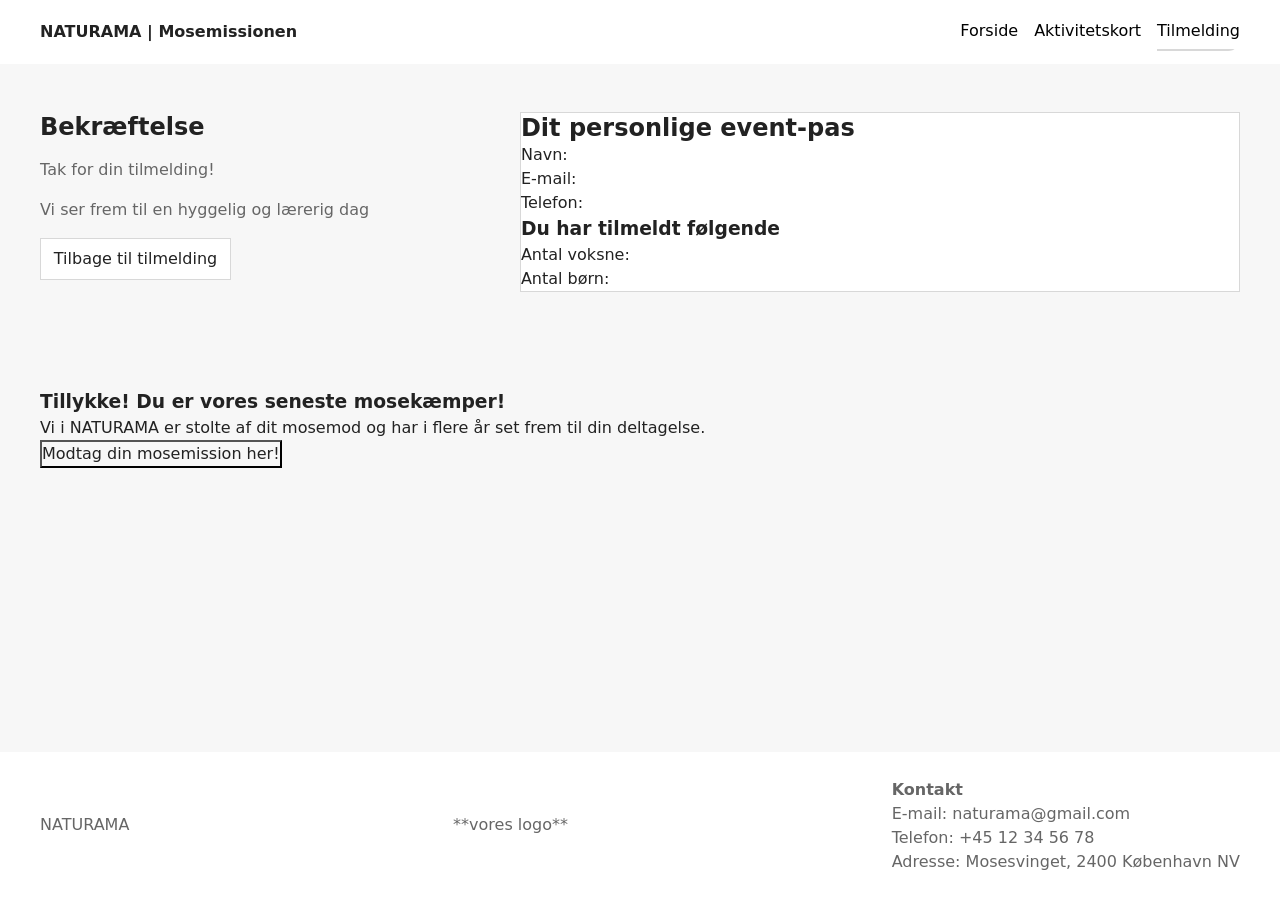
<file: min-version/opsamling.html>
<!doctype html>
<html lang="da">

<head>
  <meta charset="UTF-8" />
  <meta name="viewport" content="width=device-width, initial-scale=1.0" />
  <title>Opsamling | Eventnavn</title>
  <link rel="stylesheet" href="./css/starter.css" />
  <link rel="stylesheet" href="./css/style.css" />
  <link rel="stylesheet" href="./css/media.css">
</head>

<body>
  <header class="site-header">
    <div class="header-content">
      <a class="site-logo" href="./">NATURAMA | Mosemissionen</a>
      <nav class="site-nav">
        <button popovertarget="menu">Menu</button>
        <ul class="menu" id="menu" popover>
          <li><a href="./">Forside</a></li>
          <li><a href="./svg.html">Aktivitetskort</a></li>
          <li><a href="./form.html" aria-current="page">Tilmelding</a></li>
        </ul>
      </nav>
    </div>
  </header>

  <main>
    <section class="opsamling-page">
      <div class="opsamling-intro">
        <h1>Bekræftelse</h1>
        <p>Tak for din tilmelding!</p>
        <p>Vi ser frem til en hyggelig og lærerig dag </p>
        <div class="actions">
          <a class="button" href="./form.html">Tilbage til tilmelding</a>
        </div>
      </div>

      <article class="opsamling-placeholder">
        <article class="event-pass">
        <section class="data">
          <h2>Dit personlige event-pas</h2>
          <div class="personal-info-section">
            <p>Navn: <span id="op-fulde-navn"></span></p>
            <p>E-mail: <span id="op-email"></span></p>
            <p>Telefon: <span id="op-phone"></span></p>
          </div>
        </section>
        <section class="op-antal-voksne">
          <h3>Du har tilmeldt følgende</h3>
          <p>Antal voksne:</p>
          <ul id="op-antal-voksne"></ul>
        </section>
        <section class="op-antal-børn">
          <p>Antal børn:</p>
          <ul id="op-antal-børn"></ul>
        </section>
      </article>
    </section>

    <article class="card">
      <div class="card-content flow">
        <h3>Tillykke! Du er vores seneste mosekæmper!</h3>
        <p>
          Vi i NATURAMA er stolte af dit mosemod og har i flere år set frem til din deltagelse. </p>
        </p>
        <button class="btn" popovertarget="program-details">
          Modtag din mosemission her!
        </button>
      </div>
      </div>
    </article>

    <div class="program-details" id="program-details" popover>
      <img src="/images/blomst.webp" alt="Deltagere omkring et bord med noter og laptops">
      <div class="program-content flow">
        <h2>Kære Mosekæmper</h2>
        <p>
          Vi har håbet og bedt om godt vejr, så mosen atter igen kan
          blive fyldt med liv. Noget er slået fejl, da planter og dyr ikke længere er hvor de plejer at være. Du er
          vores eneste håb for en lys og grøn fremtid! Saml så
          mange artifakter som muligt inden tiden løber ud. <br><br> NATURAMA og Mosefolket sætter sin lid til dig! Held
          og lykke og må moseoddsene altid være med dig! </p>
        <button class="btn" popovertarget="program-details">
          Luk
        </button>
      </div>
      </article>
    </section>

    
  </main>

  <footer class="site-footer">
    <div class="footer-content">
      <p class="footer-brand">NATURAMA</p>
      <p class="footer-logo">**vores logo**</p>
      <div>
        <p><strong>Kontakt</strong></p>
        <p>E-mail: naturama@gmail.com</p>
        <p>Telefon: +45 12 34 56 78</p>
        <p>Adresse: Mosesvinget, 2400 København NV</p>
      </div>
  </footer>
  <script src="./script.js"></script>
</body>

</html>
</file>
<file: css/starter.css>
*,
::before,
::after {
  box-sizing: border-box;
  margin: 0;
  padding: 0;
}

html {
  interpolate-size: allow-keywords;
  font-family: system-ui, sans-serif;
  line-height: 1.5;
  -webkit-font-smoothing: antialiased;
}

h1,
h2 {
  line-height: 1.25;
}

p,
li {
  text-wrap: pretty;
}

img,
svg {
  display: block;
  width: 100%;
  height: auto;
}

label {
  display: block;
}

input,
button,
textarea,
select {
  font: inherit;
  color: inherit;
  background-color: transparent;
  font-size: max(1em, 16px);
  padding: 0;
  margin: 0;
}

input:where([type="checkbox"], [type="radio"]) {
  width: 1em;
  height: 1em;
}

textarea {
  resize: none;
  min-height: 4lh;
}

legend {
  padding: 0;
}

select,
::picker(select) {
  appearance: base-select;
}

[popover] {
  margin: revert;
}

dialog {
  overscroll-behavior: none;

  &::backdrop {
    overflow: hidden;
    overscroll-behavior: contain;
  }
}

.visually-hidden {
  position: absolute;
  width: 1px;
  height: 1px;
  overflow: hidden;
  white-space: nowrap;
  clip-path: inset(100%);
}
</file>
<file: css/style.css>
/* Variabler */
html {
  --color-page: #f7f7f7;
  --color-surface: #fff;
  --color-text: #222;
  --color-muted: #666;
  --color-border: #d8d8d8;
  --space-05: 0.5rem;
  --space-1: 1rem;
  --space-2: 2rem;
  --space-3: 3rem;

  background: var(--color-page);
  color: var(--color-text);
}

/* Globalt layout */
body {
  margin: 0;
  min-height: 100svh;
  display: grid;
  grid-template-rows: auto 1fr auto;
  grid-template-columns: minmax(1rlh, 1fr) minmax(0, 75rem) minmax(1rlh, 1fr);
}

h1,
h2,
h3,
p {
  margin: 0;
}

main {
  display: grid;
  grid-template-columns: inherit;
  grid-column: 1 / -1;
  align-content: start;
}

main > * {
  grid-column: 2;
  padding-block: var(--space-3);
}

.svg-page {
  display: grid;
  gap: var(--space-2);
}

.svg-intro {
  display: grid;
  gap: var(--space-1);
  max-width: 60ch;
}

.svg-intro p {
  color: var(--color-muted);
}

.svg-layout {
  display: grid;
  gap: var(--space-2);
  align-items: start;
  @media (width > 800px) {
    grid-template-columns: 1fr min(40%, 36ch);
  }
}

.form-page {
  display: grid;
  gap: var(--space-2);
  @media (width > 600px) {
    grid-template-columns: min(40%, 50ch) 1fr;
  }
}

.form-intro {
  display: grid;
  gap: var(--space-1);
  align-content: start;
  max-width: 60ch;
}

.form-intro p {
  color: var(--color-muted);
}

.opsamling-page {
  display: grid;
  gap: var(--space-2);
  align-items: start;

  @media (width > 800px) {
    grid-template-columns: minmax(0, 44ch) minmax(20rem, 1fr);
  }
}

.opsamling-intro {
  display: grid;
  gap: var(--space-1);
  max-width: 60ch;
}

.opsamling-intro p {
  color: var(--color-muted);
}

.error-page {
  display: grid;
  gap: var(--space-1);
  max-width: 60ch;
}

.error-page p {
  color: var(--color-muted);
}

/* Header og footer */
.site-header,
.site-footer {
  grid-column: 1 / -1;

  display: grid;
  grid-template-columns: inherit;
  background: var(--color-surface);
}

.header-content,
.footer-content {
  grid-column: 2;
}

.header-content {
  min-height: 4rem;
  display: flex;
  justify-content: space-between;
  align-items: center;
  gap: var(--space-1);
}

.site-logo {
  color: inherit;
  font-weight: 700;
  text-decoration: none;
}

.footer-content {
  padding-block: var(--space-1);
  display: flex;
  flex-wrap: wrap;
  justify-content: space-between;
  gap: var(--space-1);
  color: var(--color-muted);
}

/* Navigation */
[popover] {
  margin: 0;
  padding: 0;
  border: none;
  background: transparent;
}

.site-nav button {
  padding: 0.4rem 0.7rem;
  border: 1px solid var(--color-border);
  background: var(--color-surface);
  @media (width > 600px) {
    display: none;
  }
}

.menu {
  margin: 0;
  padding: var(--space-1);
  list-style: none;
  background: var(--color-surface);
  border: 1px solid var(--color-border);
  @media (width > 600px) {
    display: flex;
    gap: var(--space-1);
    padding: 0;
    border: none;
    background: none;
    position: static;
  }
}

.menu a {
  display: block;
  padding: 0.4rem 0;
  color: inherit;
  text-decoration: none;
  border-bottom: 2px solid #0000;
}

.menu a[aria-current="page"] {
  border-bottom-color: var(--color-border);
}

/* Flader */
.panel,
.svg-placeholder,
.form-placeholder,
.opsamling-placeholder {
  background: var(--color-surface);
  border: 1px solid var(--color-border);
}

.panel {
  padding: var(--space-1);
  display: grid;
  gap: var(--space-1);
}

.svg-placeholder,
.opsamling-placeholder {
  min-height: -webkit-fill-available;
  min-height: stretch;
}

.form-placeholder {
  min-height: -webkit-fill-available;
  min-height: stretch;
  padding: var(--space-1);
}

/* Details */
.accordion {
  display: grid;
  gap: var(--space-05);
}

.accordion-item {
  border: 1px solid var(--color-border);
  background: var(--color-surface);
}

.accordion-item p {
  padding: 0 var(--space-1) var(--space-1);
  color: var(--color-muted);
}

/* Knap/link */
.button {
  justify-self: start;
  display: inline-block;
  padding: 0.5rem 0.8rem;
  border: 1px solid var(--color-border);
  background: var(--color-surface);
  color: inherit;
  text-decoration: none;
}

/* _____________________________________________ */

/* .site-nav button står faktisk længere oppe, 
men jeg vil gerne tydeligt kunne se mine ændringer*/

/* menu-knap */
.site-nav button {
  border: none;
  &:hover {
    cursor: pointer;
  }
}

/* menu */
[popover] {
  position: fixed;
  border: 1px solid #ddd;
  border-radius: 0.75rem;
  background: white;
  box-shadow: none;
}

.menu {
  position: absolute;
  position-area: bottom span-left;
}

/* ~~~~~~~~~~~~~~~~~~~~~~~~~~~~~~ */

/* footer - spacing mellem sidste section og footeren */
.site-footer {
  margin-top: 50px;
}

/* footer */
.footer-content {
  margin: 10px 0;
  .footer-brand {
    margin-bottom: 30px;
  }
}

/* alt herunder indtil næste _________ er specifikt forsiden (uden header og footer) */

/* ~~~~~~~~~~~~~~~~~~~~~~~~~~~~~~ */

/* hero section */
.text_on_top {
  text-align: center;
  color: blue;

  .text {
    position: absolute;
    top: 120px;
    right: 5%;
  }

  .cta {
    margin: 60px;
    padding: 5px 5px;
    background-color: #75ab7a;
    background-size: 5px;
    border-radius: 25%;
  }

  .img {
    width: 100%;
    display: block;
    filter: brightness(115%);
  }
}

/* .tilmeldingsblanket {
  ...
} */
/* ^^ popover */

/* ~~~~~~~~~~~~~~~~~~~~~~~~~~~~~~ */

.forside-beskrivelse {
  display: flex;
  flex-direction: column;
  gap: 16px;
}

/* ~~~~~~~~~~~~~~~~~~~~~~~~~~~~~~ */

.knapper {
  justify-self: center;
  margin-bottom: 20px;
  div {
    display: grid;
    gap: 30px;
    a {
      border: 3px solid black;
      border-radius: 20%;
      padding: 6px 8px;
      text-align: center;
      text-decoration: none;
      color: #000;
    }
  }
}

/* ~~~~~~~~~~~~~~~~~~~~~~~~~~~~~~ */

/* section med billeder af dyr/planter på forsiden */
.dyre-kategorier {
  background-color: #75ab7a;
  color: #fff;
  img {
    max-width: 100%;
    max-height: auto;
  }
}
/* ~~~~~~~~~~~~~~~~~~~~~~~~~~~~~~ */

/* section med program og kort*/
.program {
  list-style: none;
  display: grid;
  grid-template-columns: 1fr 1fr;
  img {
    max-width: 500px;
    max-height: auto;
  }
  dd {
    display: block;
    margin-left: 2em;
  }
}

/* ~~~~~~~~~~~~~~~~~~~~~~~~~~~~~~ */

/* section med sponsorer, lokalforeninger osv. */

.karrusel {
  background-color: #a2a2a2;
  --antal: 3;
  overflow: hidden;
  width: 100%;
  min-width: 0;
  max-width: 100%;
  box-sizing: border-box;
  .sponsorer {
    display: flex;
    /* gap: 10px; */
    /* padding-left: 10px;
    padding-right: 20px; */
    /* flex-wrap: nowrap; */
    img {
      display: block;
      flex: 0 0 calc(100% / var(--antal));
      width: calc(100% / var(--antal));
      height: 100px;
      border: 1px solid black;
      border-radius: 30%;
      box-sizing: border-box;
      object-fit: contain;
      background-color: white;
      padding: 5px 7px;
    }
  }
}

/* ~~~~~~~~~~~~~~~~~~~~~~~~~~~~~~ */

/* _____________________________________________ */
</file>
<file: css/media.css>
@media (width > 600px) {
  .menu {
    display: flex;
    gap: var(--space-1);
    padding: 0;
    border: none;
    background: none;
    position: static;
  }

  .footer-brand {
    margin-top: 35px;
  }
  .footer-logo {
    margin-top: 35px;
  }

  .text_on_top {
    color: #000;
  }

  .knapper {
    div {
      display: flex;
      justify-content: space-between;
      gap: 115px;
      margin-bottom: 15px;
      p {
        padding: 6px 8px;
      }
    }
  }

  /* section med billeder af dyr/planter på forsiden */
  .dyre-kategorier {
    display: grid;
    grid-template-columns: repeat(3, 1fr);
    img {
      justify-self: center;
      max-width: 250px;
      max-height: auto;
    }
    p {
      justify-self: center;
      padding-top: 5px;
    }
  }

  .program {
    list-style: none;
    display: grid;
    grid-template-columns: 1fr 1fr;
    img {
      max-width: 500px;
      max-height: auto;
    }
  }

  .karrusel {
    .sponsorer {
      --antal: 5;
      img {
        flex: 0 0 calc(100% / var(--antal));
        width: calc(100% / var(--antal));
      }
    }
  }
}
</file>
<file: min-version/css/starter.css>
*,
::before,
::after {
  box-sizing: border-box;
  margin: 0;
  padding: 0;
}

html {
  interpolate-size: allow-keywords;
  font-family: system-ui, sans-serif;
  line-height: 1.5;
  -webkit-font-smoothing: antialiased;
}

h1,
h2 {
  line-height: 1.25;
}

p,
li {
  text-wrap: pretty;
}

img,
svg {
  display: block;
  width: 100%;
  height: auto;
}

label {
  display: block;
}

input,
button,
textarea,
select {
  font: inherit;
  color: inherit;
  background-color: transparent;
  font-size: max(1em, 16px);
  padding: 0;
  margin: 0;
}

input:where([type="checkbox"], [type="radio"]) {
  width: 1em;
  height: 1em;
}

textarea {
  resize: none;
  min-height: 4lh;
}

legend {
  padding: 0;
}

select,
::picker(select) {
  appearance: base-select;
}

[popover] {
  margin: revert;
}

dialog {
  overscroll-behavior: none;

  &::backdrop {
    overflow: hidden;
    overscroll-behavior: contain;
  }
}

.visually-hidden {
  position: absolute;
  width: 1px;
  height: 1px;
  overflow: hidden;
  white-space: nowrap;
  clip-path: inset(100%);
}
</file>
<file: min-version/css/style.css>
/* Variabler */
html {
  --color-page: #f7f7f7;
  --color-surface: #fff;
  --color-text: #222;
  --color-muted: #666;
  --color-border: #d8d8d8;
  --space-05: 0.5rem;
  --space-1: 1rem;
  --space-2: 2rem;
  --space-3: 3rem;

  background: var(--color-page);
  color: var(--color-text);
}

/* Globalt layout */
body {
  margin: 0;
  min-height: 100svh;
  display: grid;
  grid-template-rows: auto 1fr auto;
  grid-template-columns: minmax(1rlh, 1fr) minmax(0, 75rem) minmax(1rlh, 1fr);
}

h1,
h2,
h3,
p {
  margin: 0;
}

main {
  display: grid;
  grid-template-columns: inherit;
  grid-column: 1 / -1;
  align-content: start;
}

main > * {
  grid-column: 2;
  padding-block: var(--space-3);
}

.svg-page {
  display: grid;
  gap: var(--space-2);
}

.svg-intro {
  display: grid;
  gap: var(--space-1);
  max-width: 60ch;
}

.svg-intro p {
  color: var(--color-muted);
}

.svg-layout {
  display: grid;
  gap: var(--space-2);
  align-items: start;
  @media (width > 800px) {
    grid-template-columns: 1fr min(40%, 36ch);
  }
}

.form-page {
  display: grid;
  gap: var(--space-2);
  @media (width > 600px) {
    grid-template-columns: min(40%, 50ch) 1fr;
  }
}

.form-intro {
  display: grid;
  gap: var(--space-1);
  align-content: start;
  max-width: 60ch;
}

.form-intro p {
  color: var(--color-muted);
}

.opsamling-page {
  display: grid;
  gap: var(--space-2);
  align-items: start;

  @media (width > 800px) {
    grid-template-columns: minmax(0, 44ch) minmax(20rem, 1fr);
  }
}

.opsamling-intro {
  display: grid;
  gap: var(--space-1);
  max-width: 60ch;
}

.opsamling-intro p {
  color: var(--color-muted);
}

.error-page {
  display: grid;
  gap: var(--space-1);
  max-width: 60ch;
}

.error-page p {
  color: var(--color-muted);
}

/* Header og footer */
.site-header,
.site-footer {
  grid-column: 1 / -1;

  display: grid;
  grid-template-columns: inherit;
  background: var(--color-surface);
}

.header-content,
.footer-content {
  grid-column: 2;
}

.header-content {
  min-height: 4rem;
  display: flex;
  justify-content: space-between;
  align-items: center;
  gap: var(--space-1);
}

.site-logo {
  color: inherit;
  font-weight: 700;
  text-decoration: none;
}

.footer-content {
  padding-block: var(--space-1);
  display: flex;
  flex-wrap: wrap;
  justify-content: space-between;
  gap: var(--space-1);
  color: var(--color-muted);
}

/* Navigation */
[popover] {
  margin: 0;
  padding: 0;
  border: none;
  background: transparent;
}

.site-nav button {
  padding: 0.4rem 0.7rem;
  border: 1px solid var(--color-border);
  background: var(--color-surface);
  @media (width > 600px) {
    display: none;
  }
}

.menu {
  margin: 0;
  padding: var(--space-1);
  list-style: none;
  background: var(--color-surface);
  border: 1px solid var(--color-border);
  @media (width > 600px) {
    display: flex;
    gap: var(--space-1);
    padding: 0;
    border: none;
    background: none;
    position: static;
  }
}

.menu a {
  display: block;
  padding: 0.4rem 0;
  color: inherit;
  text-decoration: none;
  border-bottom: 2px solid #0000;
}

.menu a[aria-current="page"] {
  border-bottom-color: var(--color-border);
}

/* Flader */
.panel,
.svg-placeholder,
.form-placeholder,
.opsamling-placeholder {
  background: var(--color-surface);
  border: 1px solid var(--color-border);
}

.panel {
  padding: var(--space-1);
  display: grid;
  gap: var(--space-1);
}

.svg-placeholder,
.opsamling-placeholder {
  min-height: -webkit-fill-available;
  min-height: stretch;
}

.form-placeholder {
  min-height: -webkit-fill-available;
  min-height: stretch;
  padding: var(--space-1);
}

/* Details */
.accordion {
  display: grid;
  gap: var(--space-05);
}

.accordion-item {
  border: 1px solid var(--color-border);
  background: var(--color-surface);
}

.accordion-item p {
  padding: 0 var(--space-1) var(--space-1);
  color: var(--color-muted);
}

/* Knap/link */
.button {
  justify-self: start;
  display: inline-block;
  padding: 0.5rem 0.8rem;
  border: 1px solid var(--color-border);
  background: var(--color-surface);
  color: inherit;
  text-decoration: none;
}

/* _____________________________________________ */

/* .site-nav button står faktisk længere oppe, 
men jeg vil gerne tydeligt kunne se mine ændringer*/

/* menu-knap */
.site-nav button {
  border: none;
  &:hover {
    cursor: pointer;
  }
}

/* menu */
[popover] {
  position: fixed;
  border: 1px solid #ddd;
  border-radius: 0.75rem;
  background: white;
  box-shadow: none;
}

.menu {
  position: absolute;
  position-area: bottom span-left;
}

/* ~~~~~~~~~~~~~~~~~~~~~~~~~~~~~~ */

/* footer - spacing mellem sidste section og footeren */
.site-footer {
  margin-top: 50px;
}

/* footer */
.footer-content {
  margin: 10px 0;
  .footer-brand {
    margin-bottom: 30px;
  }
}

/* alt herunder indtil næste _________ er specifikt forsiden (uden header og footer) */

/* ~~~~~~~~~~~~~~~~~~~~~~~~~~~~~~ */

/* hero section */
.text_on_top {
  text-align: center;
  color: blue;

  .text {
    position: absolute;
    top: 120px;
    right: 5%;
  }

  .cta {
    margin: 60px;
    padding: 5px 5px;
    background-color: #75ab7a;
    background-size: 5px;
    border-radius: 25%;
  }

  .img {
    width: 100%;
    display: block;
    filter: brightness(115%);
  }
}

/* .tilmeldingsblanket {
  ...
} */
/* ^^ popover */

/* ~~~~~~~~~~~~~~~~~~~~~~~~~~~~~~ */

.forside-beskrivelse {
  display: flex;
  flex-direction: column;
  gap: 16px;
}

/* ~~~~~~~~~~~~~~~~~~~~~~~~~~~~~~ */

.knapper {
  justify-self: center;
  margin-bottom: 20px;
  div {
    display: grid;
    gap: 30px;
    a {
      border: 3px solid black;
      border-radius: 20%;
      padding: 6px 8px;
      text-align: center;
      text-decoration: none;
      color: #000;
    }
  }
}

/* ~~~~~~~~~~~~~~~~~~~~~~~~~~~~~~ */

/* section med billeder af dyr/planter på forsiden */
.dyre-kategorier {
  background-color: #75ab7a;
  color: #fff;
  img {
    max-width: 100%;
    max-height: auto;
  }
}
/* ~~~~~~~~~~~~~~~~~~~~~~~~~~~~~~ */

/* section med program og kort*/
.program {
  list-style: none;
  display: grid;
  grid-template-columns: 1fr 1fr;
  img {
    max-width: 500px;
    max-height: auto;
  }
  dd {
    display: block;
    margin-left: 2em;
  }
}

/* ~~~~~~~~~~~~~~~~~~~~~~~~~~~~~~ */

/* section med sponsorer, lokalforeninger osv. */

.karrusel {
  background-color: #a2a2a2;
  --antal: 3;
  overflow: hidden;
  width: 100%;
  min-width: 0;
  max-width: 100%;
  box-sizing: border-box;
  .sponsorer {
    display: flex;
    /* gap: 10px; */
    /* padding-left: 10px;
    padding-right: 20px; */
    /* flex-wrap: nowrap; */
    img {
      display: block;
      flex: 0 0 calc(100% / var(--antal));
      width: calc(100% / var(--antal));
      height: 100px;
      border: 1px solid black;
      border-radius: 30%;
      box-sizing: border-box;
      object-fit: contain;
      background-color: white;
      padding: 5px 7px;
    }
  }
}

/* ~~~~~~~~~~~~~~~~~~~~~~~~~~~~~~ */

/* _____________________________________________ */
</file>
<file: min-version/css/media.css>
@media (width > 600px) {
  .menu {
    display: flex;
    gap: var(--space-1);
    padding: 0;
    border: none;
    background: none;
    position: static;
  }

  .footer-brand {
    margin-top: 35px;
  }
  .footer-logo {
    margin-top: 35px;
  }

  .text_on_top {
    color: #000;
  }

  .knapper {
    div {
      display: flex;
      justify-content: space-between;
      gap: 115px;
      margin-bottom: 15px;
      p {
        padding: 6px 8px;
      }
    }
  }

  /* section med billeder af dyr/planter på forsiden */
  .dyre-kategorier {
    display: grid;
    grid-template-columns: repeat(3, 1fr);
    img {
      justify-self: center;
      max-width: 250px;
      max-height: auto;
    }
    p {
      justify-self: center;
      padding-top: 5px;
    }
  }

  .program {
    list-style: none;
    display: grid;
    grid-template-columns: 1fr 1fr;
    img {
      max-width: 500px;
      max-height: auto;
    }
  }

  .karrusel {
    .sponsorer {
      --antal: 5;
      img {
        flex: 0 0 calc(100% / var(--antal));
        width: calc(100% / var(--antal));
      }
    }
  }
}
</file>
<file: css/form.css>
.price {
  display: grid;
  grid-template-columns: 1fr 1fr;
}

.form-placeholder button {
  justify-content: center;
}
</file>
<file: eventopgave/css/starter.css>
*,
::before,
::after {
  box-sizing: border-box;
  margin: 0;
  padding: 0;
}

html {
  interpolate-size: allow-keywords;
  font-family: system-ui, sans-serif;
  line-height: 1.5;
  -webkit-font-smoothing: antialiased;
}

h1,
h2 {
  line-height: 1.25;
}

p,
li {
  text-wrap: pretty;
}

img,
svg {
  display: block;
  width: 100%;
  height: auto;
}

label {
  display: block;
}

input,
button,
textarea,
select {
  font: inherit;
  color: inherit;
  background-color: transparent;
  font-size: max(1em, 16px);
  padding: 0;
  margin: 0;
}

input:where([type="checkbox"], [type="radio"]) {
  width: 1em;
  height: 1em;
}

textarea {
  resize: none;
  min-height: 4lh;
}

legend {
  padding: 0;
}

select,
::picker(select) {
  appearance: base-select;
}

[popover] {
  margin: revert;
}

dialog {
  overscroll-behavior: none;

  &::backdrop {
    overflow: hidden;
    overscroll-behavior: contain;
  }
}

.visually-hidden {
  position: absolute;
  width: 1px;
  height: 1px;
  overflow: hidden;
  white-space: nowrap;
  clip-path: inset(100%);
}
</file>
<file: eventopgave/css/style.css>
/* Variabler */
html {
  --color-page: #f7f7f7;
  --color-surface: #fff;
  --color-text: #222;
  --color-muted: #666;
  --color-border: #d8d8d8;
  --space-05: 0.5rem;
  --space-1: 1rem;
  --space-2: 2rem;
  --space-3: 3rem;

  background: var(--color-page);
  color: var(--color-text);
}

/* Globalt layout */
body {
  margin: 0;
  min-height: 100svh;
  display: grid;
  grid-template-rows: auto 1fr auto;
  grid-template-columns: minmax(1rlh, 1fr) minmax(0, 75rem) minmax(1rlh, 1fr);
}

h1,
h2,
h3,
p {
  margin: 0;
}

main {
  display: grid;
  grid-template-columns: inherit;
  grid-column: 1 / -1;
  align-content: start;
}

main > * {
  grid-column: 2;
  padding-block: var(--space-3);
}

.svg-page {
  display: grid;
  gap: var(--space-2);
}

.svg-intro {
  display: grid;
  gap: var(--space-1);
  max-width: 60ch;
}

.svg-intro p {
  color: var(--color-muted);
}

.svg-layout {
  display: grid;
  gap: var(--space-2);
  align-items: start;
  @media (width > 800px) {
    grid-template-columns: 1fr min(40%, 36ch);
  }
}

.form-page {
  display: grid;
  gap: var(--space-2);
  @media (width > 600px) {
    grid-template-columns: min(40%, 50ch) 1fr;
  }
}

.form-intro {
  display: grid;
  gap: var(--space-1);
  align-content: start;
  max-width: 60ch;
}

.form-intro p {
  color: var(--color-muted);
}

.opsamling-page {
  display: grid;
  gap: var(--space-2);
  align-items: start;

  @media (width > 800px) {
    grid-template-columns: minmax(0, 44ch) minmax(20rem, 1fr);
  }
}

.opsamling-intro {
  display: grid;
  gap: var(--space-1);
  max-width: 60ch;
}

.opsamling-intro p {
  color: var(--color-muted);
}

.error-page {
  display: grid;
  gap: var(--space-1);
  max-width: 60ch;
}

.error-page p {
  color: var(--color-muted);
}

/* Header og footer */
.site-header,
.site-footer {
  grid-column: 1 / -1;

  display: grid;
  grid-template-columns: inherit;
  background: var(--color-surface);
}

.header-content,
.footer-content {
  grid-column: 2;
}

.header-content {
  min-height: 4rem;
  display: flex;
  justify-content: space-between;
  align-items: center;
  gap: var(--space-1);
}

.site-logo {
  color: inherit;
  font-weight: 700;
  text-decoration: none;
}

.footer-content {
  padding-block: var(--space-1);
  display: flex;
  flex-wrap: wrap;
  justify-content: space-between;
  gap: var(--space-1);
  color: var(--color-muted);
}

/* Navigation */
[popover] {
  margin: 0;
  padding: 0;
  border: none;
  background: transparent;
}

.site-nav button {
  padding: 0.4rem 0.7rem;
  border: 1px solid var(--color-border);
  background: var(--color-surface);
  @media (width > 600px) {
    display: none;
  }
}

.menu {
  margin: 0;
  padding: var(--space-1);
  list-style: none;
  background: var(--color-surface);
  border: 1px solid var(--color-border);
  @media (width > 600px) {
    display: flex;
    gap: var(--space-1);
    padding: 0;
    border: none;
    background: none;
    position: static;
  }
}

.menu a {
  display: block;
  padding: 0.4rem 0;
  color: inherit;
  text-decoration: none;
  border-bottom: 2px solid #0000;
}

.menu a[aria-current="page"] {
  border-bottom-color: var(--color-border);
}

/* Flader */
.panel,
.svg-placeholder,
.form-placeholder,
.opsamling-placeholder {
  background: var(--color-surface);
  border: 1px solid var(--color-border);
}

.panel {
  padding: var(--space-1);
  display: grid;
  gap: var(--space-1);
}

.svg-placeholder,
.opsamling-placeholder {
  min-height: -webkit-fill-available;
  min-height: stretch;
}

.form-placeholder {
  min-height: -webkit-fill-available;
  min-height: stretch;
  padding: var(--space-1);
}

/* Details */
.accordion {
  display: grid;
  gap: var(--space-05);
}

.accordion-item {
  border: 1px solid var(--color-border);
  background: var(--color-surface);
}

.accordion-item p {
  padding: 0 var(--space-1) var(--space-1);
  color: var(--color-muted);
}

/* Knap/link */
.button {
  justify-self: start;
  display: inline-block;
  padding: 0.5rem 0.8rem;
  border: 1px solid var(--color-border);
  background: var(--color-surface);
  color: inherit;
  text-decoration: none;
}

/* _____________________________________________ */

/* .site-nav button står faktisk længere oppe, 
men jeg vil gerne tydeligt kunne se mine egne ændringer*/

/* menu-knap */
.site-nav button {
  border-radius: 30%;
  &:hover {
    cursor: pointer;
  }
}

/* menu */

.menu {
  position: absolute;
  position-area: bottom span-left;
}
@media (width > 600px) {
  .menu {
    /* all: unset; */
    display: flex;
    gap: var(--space-1);
    padding: 0;
    border: none;
    background: none;
    position: static;
  }
}

/* footer - spacing mellem sidste section og footeren */
.site-footer {
  margin-top: 50px;
}

/* alt herunder indtil næste _________ er specifikt forsiden (uden header og footer) */

/* ~~~~~~~~~~~~~~~~~~~~~~~~~~~~~~ */

/* hero section */
.hero {
  background-color: rgb(232, 238, 243);
  h1 {
    margin-left: 70px;
  }
  button {
    margin-top: 30px;
    margin-left: 70px;
    padding: 5px;
    border-radius: 35%;
    &:hover {
      cursor: pointer;
    }
  }
}

/* .tilmeldingsblanket {
  ...
} */
/* ^^ popover */

/* ~~~~~~~~~~~~~~~~~~~~~~~~~~~~~~ */

/* .forside-beskrivelse {
  ..
} */

/* ~~~~~~~~~~~~~~~~~~~~~~~~~~~~~~ */

/* section med billeder af dyr/planter på forsiden */
.intro-billeder {
  display: grid;
  grid-template-columns: repeat(3, 1fr);
  background-color: #ffffff;
}

.vand {
  p {
    justify-self: center;
    padding-top: 5px;
  }
  img {
    justify-self: center;
    max-width: 250px;
    max-height: auto;
  }
}

.land {
  p {
    justify-self: center;
    padding-top: 5px;
  }
  img {
    justify-self: center;
    max-width: 250px;
    max-height: auto;
  }
}

.luft {
  p {
    justify-self: center;
    padding-top: 5px;
  }
  img {
    justify-self: center;
    max-width: 250px;
    max-height: auto;
  }
}

/* ~~~~~~~~~~~~~~~~~~~~~~~~~~~~~~ */

/* section med program og kort*/
.program {
  display: grid;
  grid-template-columns: 1fr 1fr;
  img {
    max-width: 500px;
    max-height: auto;
  }
}

/* ~~~~~~~~~~~~~~~~~~~~~~~~~~~~~~ */

/* section med sponsorer, lokalforeninger osv. */
.sponsorer {
  display: grid;
  grid-template-columns: repeat(4, 1fr);
  background-color: #a2a2a2;
  p {
    justify-self: center;
    border: 1px solid black;
    padding: 5px;
    border-radius: 30%;
  }
}
</file>
<file: min-version/css/form.css>
.price {
  display: grid;
  grid-template-columns: 1fr 1fr;
}

.form-placeholder button {
  justify-content: center;
}
</file>
